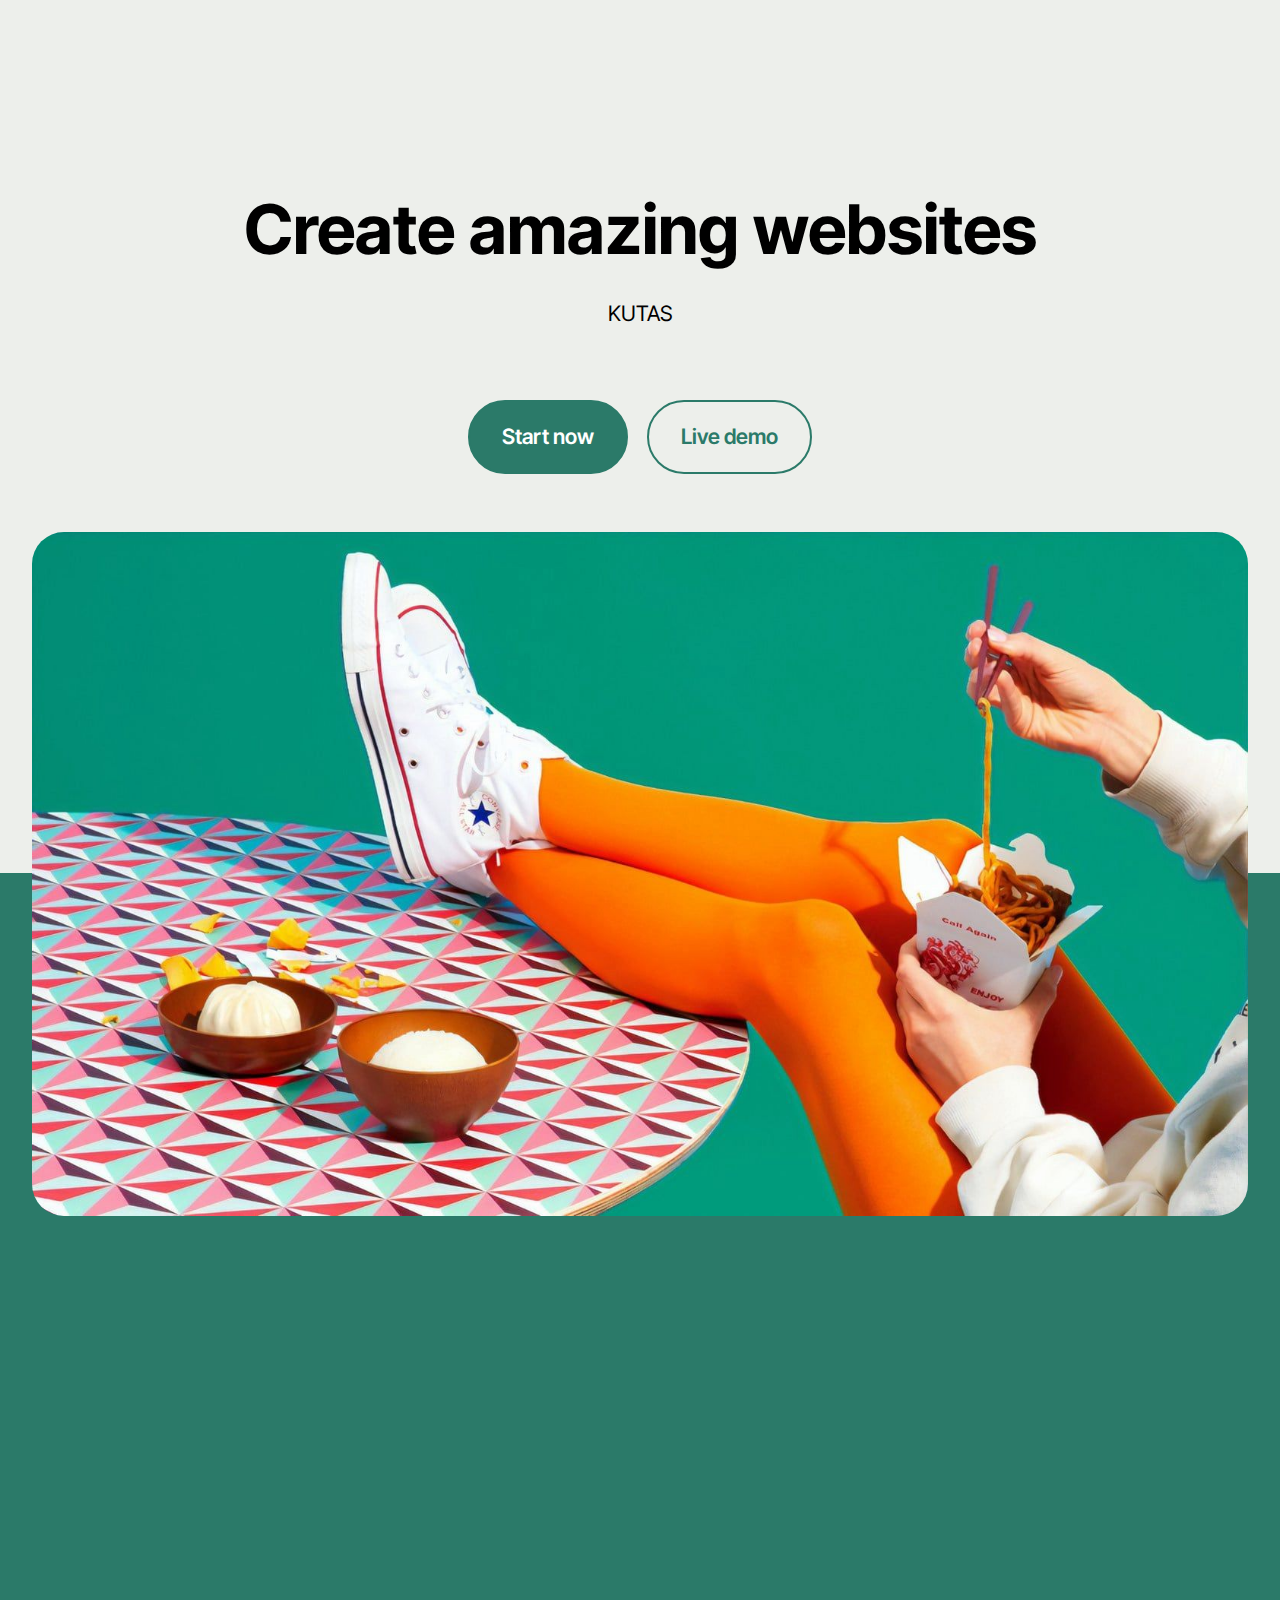
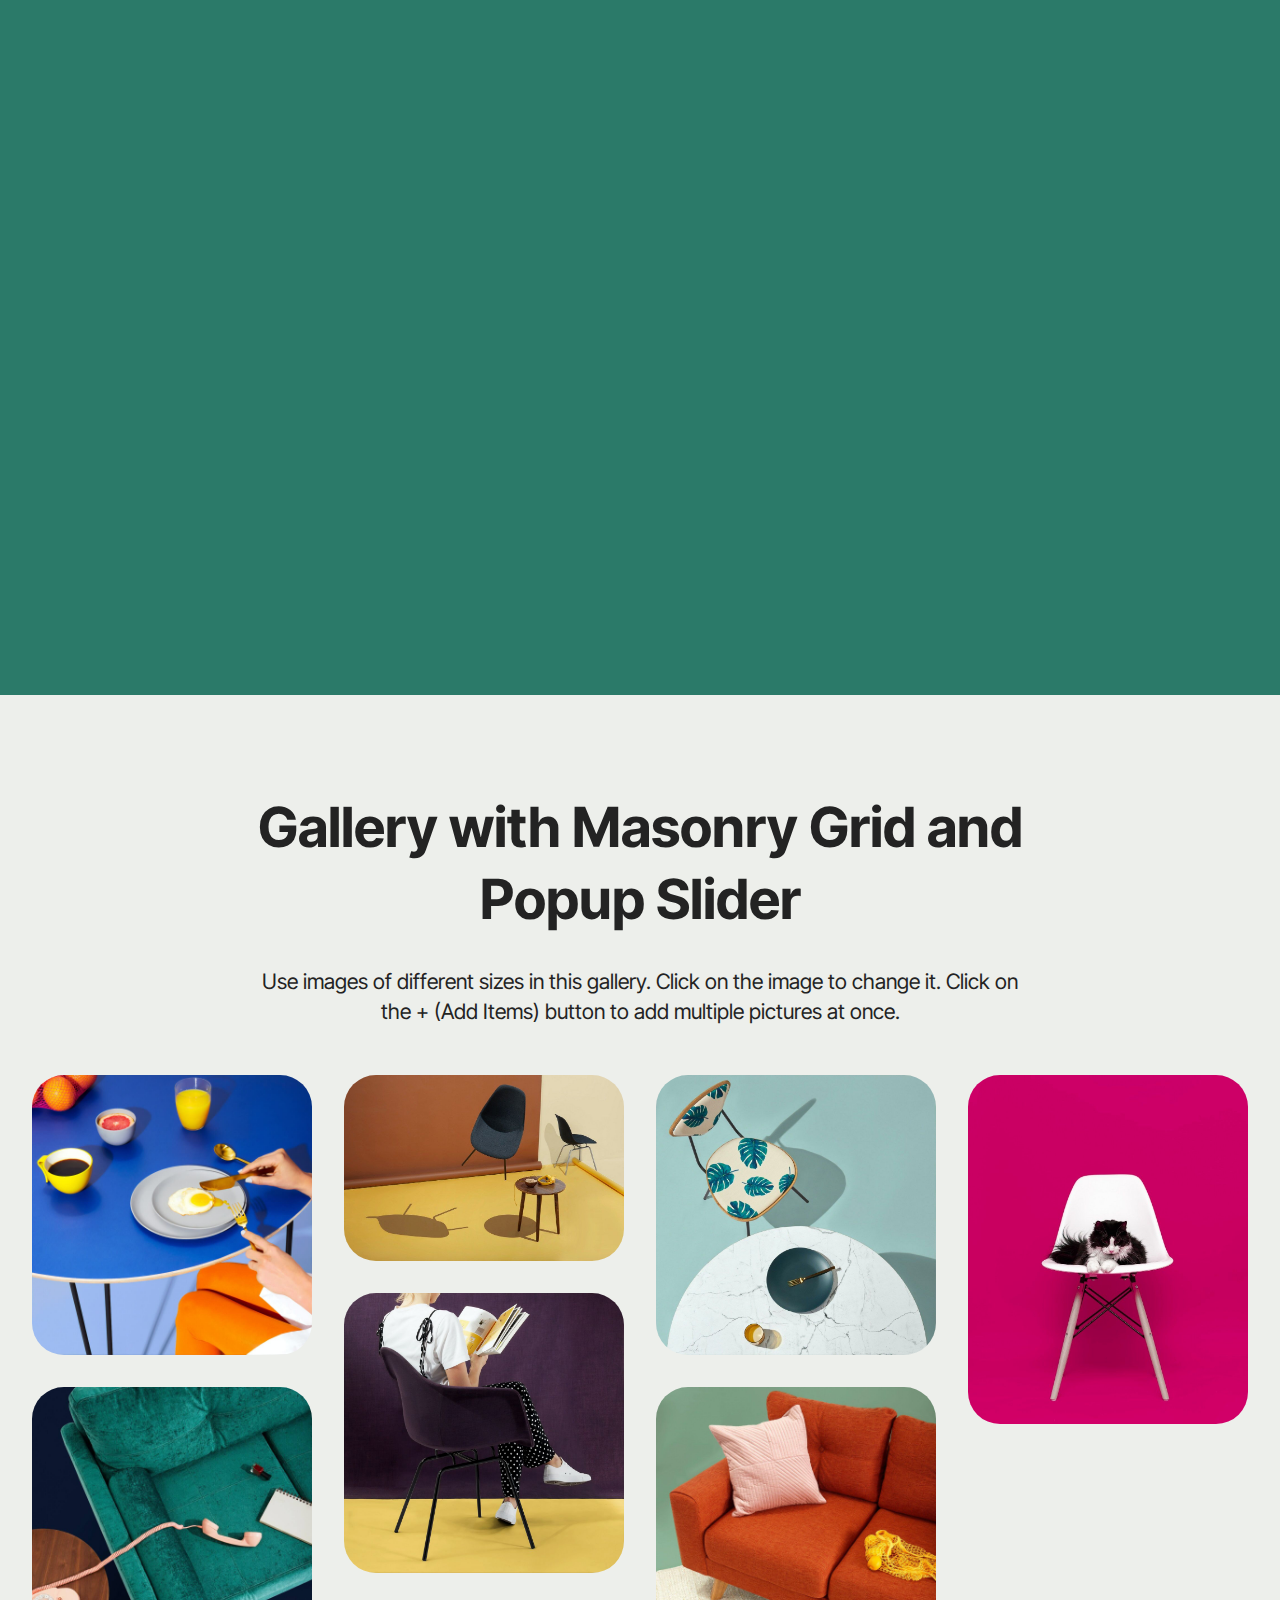
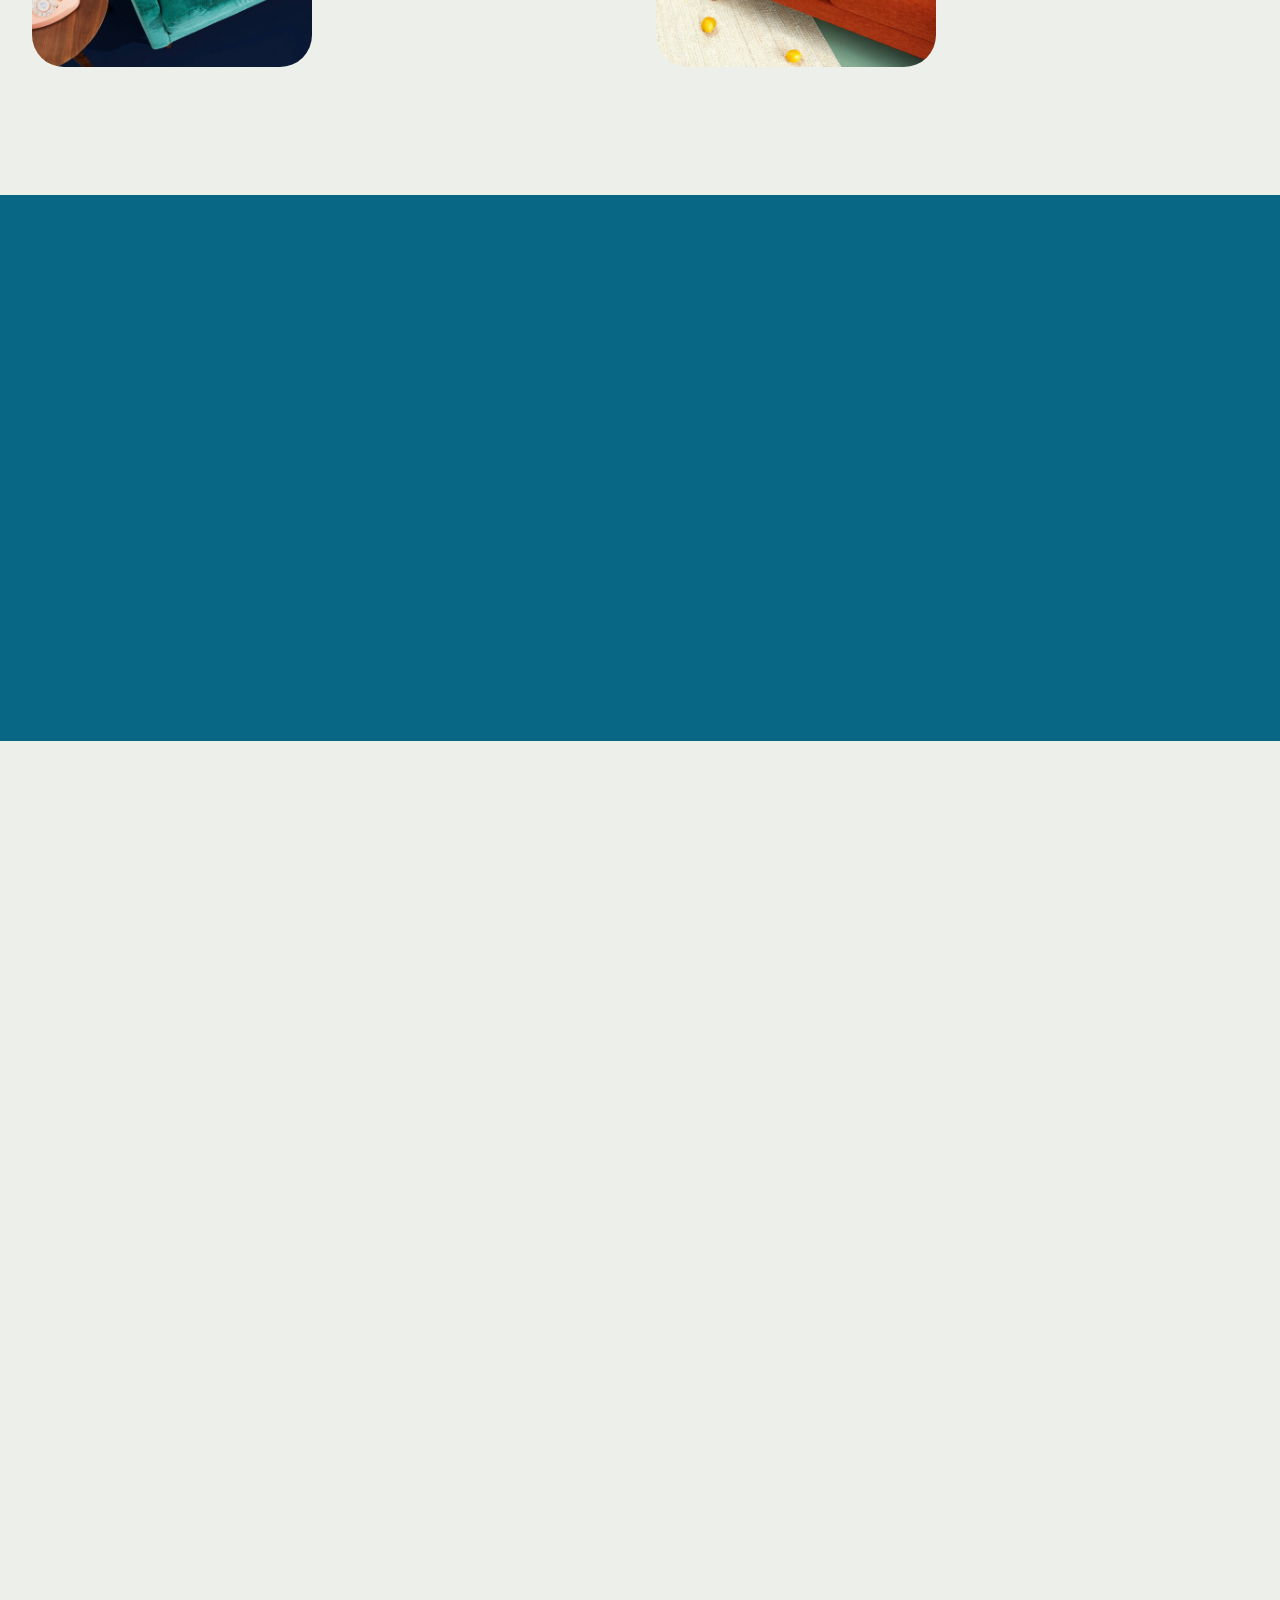
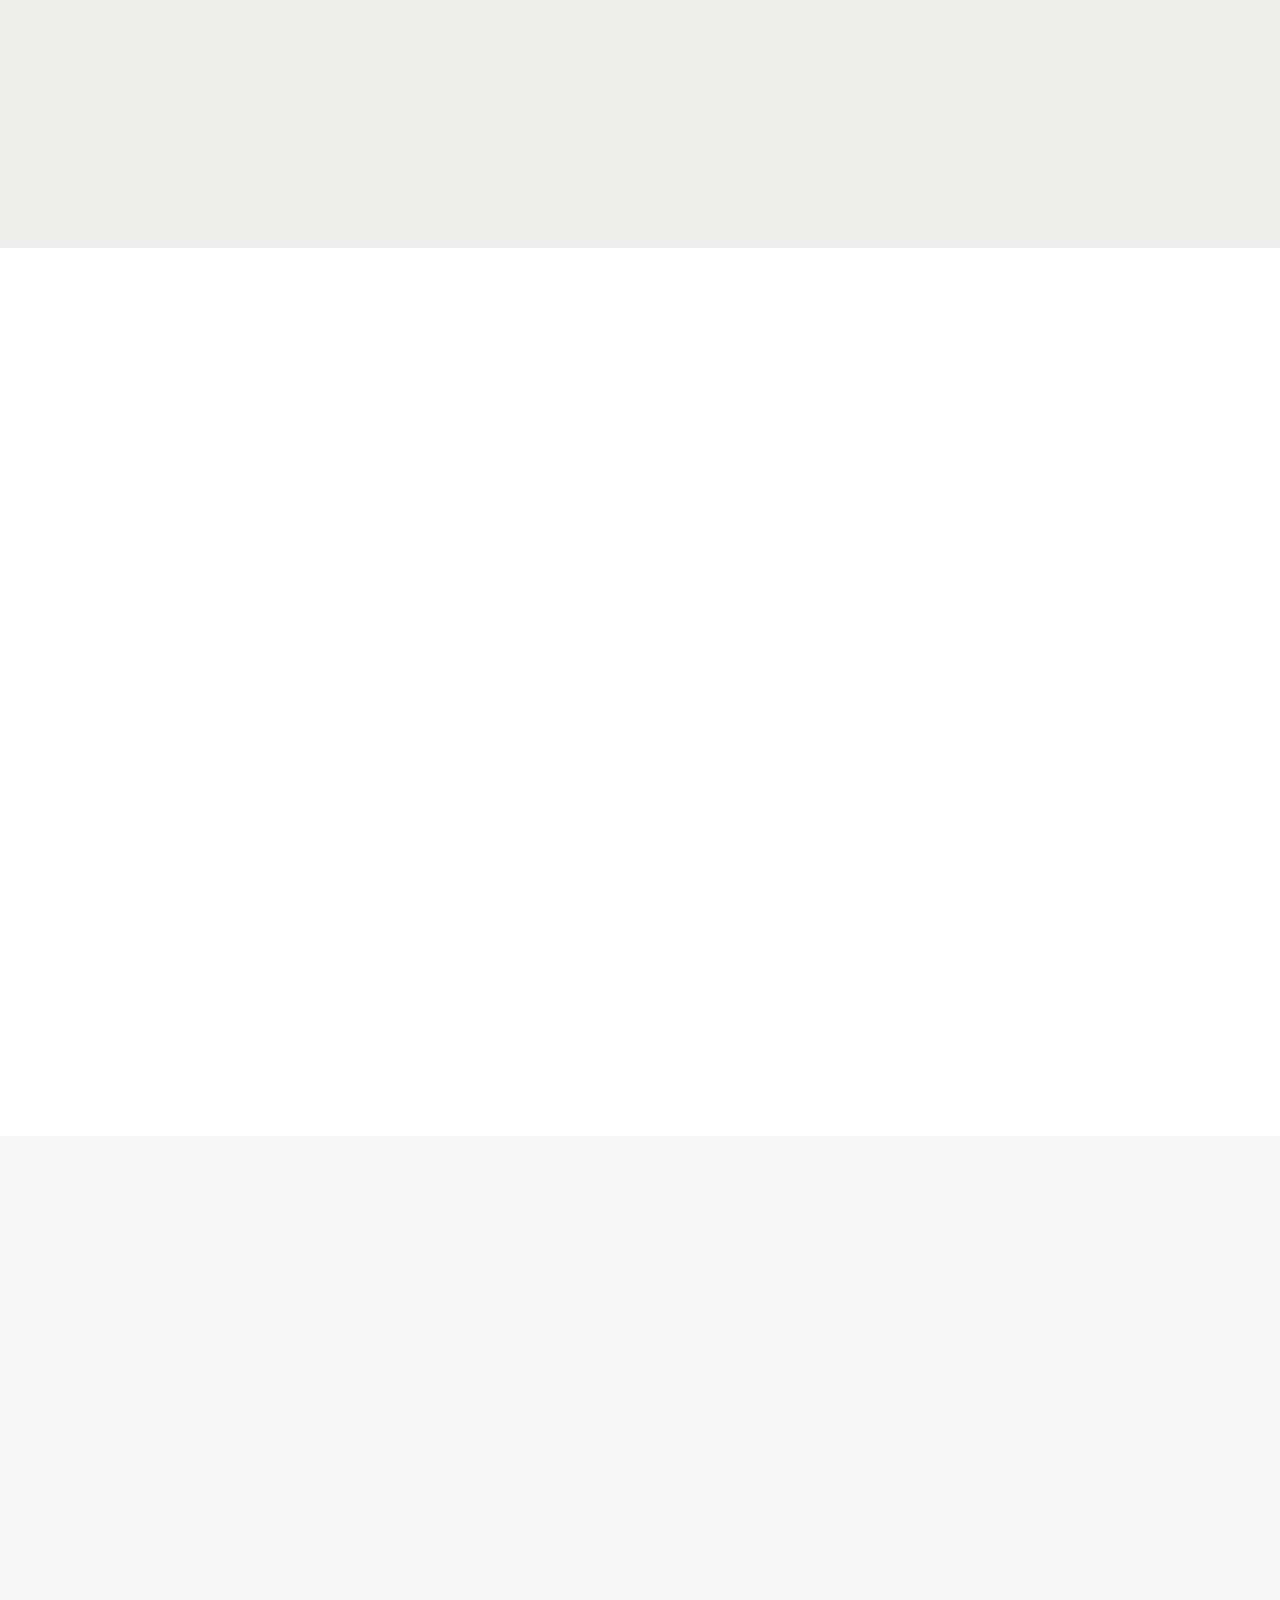
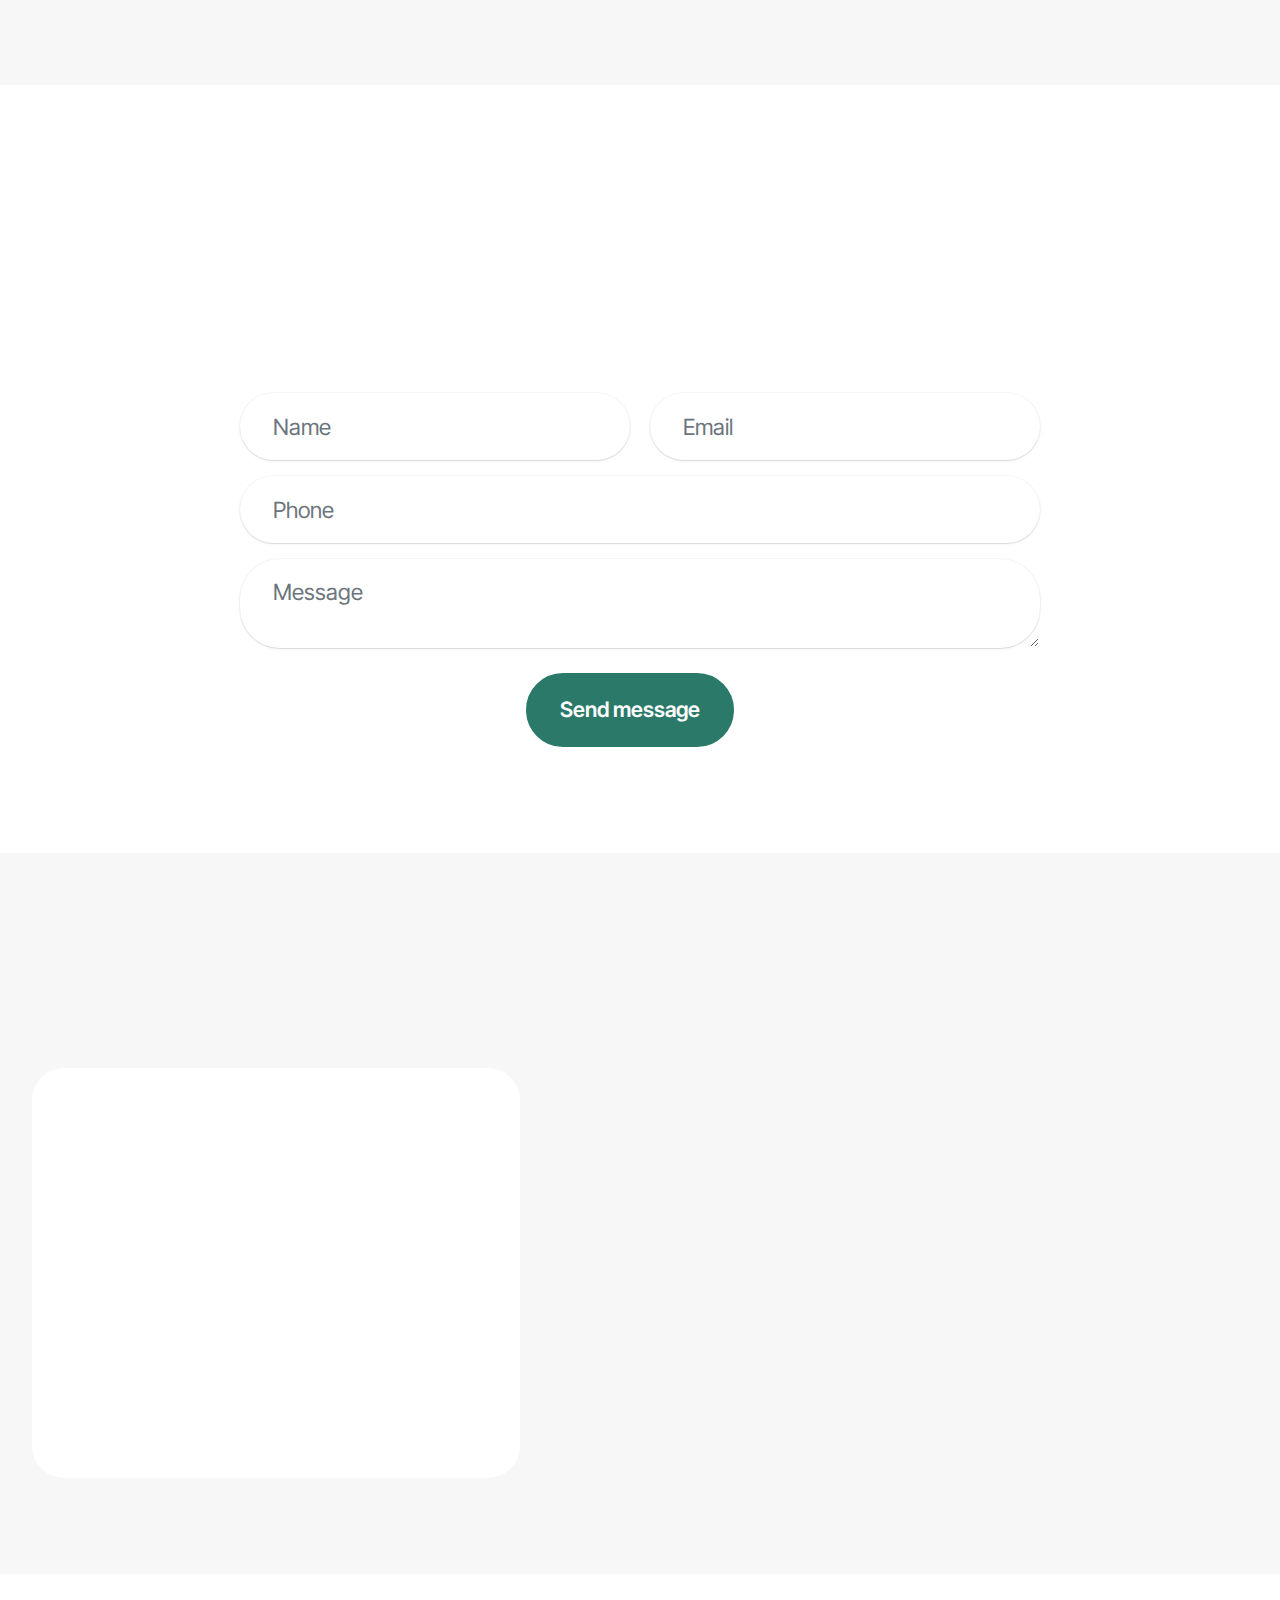
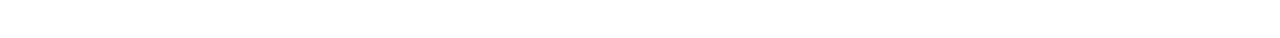
<file: index.html>
<!DOCTYPE html>
<html  >
<head>
  <!-- Site made with Mobirise Website Builder v5.9.18, https://mobirise.com -->
  <meta charset="UTF-8">
  <meta http-equiv="X-UA-Compatible" content="IE=edge">
  <meta name="generator" content="Mobirise v5.9.18, mobirise.com">
  <meta name="viewport" content="width=device-width, initial-scale=1, minimum-scale=1">
  <link rel="shortcut icon" href="assets/images/logo5.png" type="image/x-icon">
  <meta name="description" content="">
  
  
  <title>Home</title>
  <link rel="stylesheet" href="assets/web/assets/mobirise-icons2/mobirise2.css">
  <link rel="stylesheet" href="assets/bootstrap/css/bootstrap.min.css">
  <link rel="stylesheet" href="assets/bootstrap/css/bootstrap-grid.min.css">
  <link rel="stylesheet" href="assets/bootstrap/css/bootstrap-reboot.min.css">
  <link rel="stylesheet" href="assets/animatecss/animate.css">
  <link rel="stylesheet" href="assets/theme/css/style.css">
  <link rel="stylesheet" href="assets/gallery/style.css">
  <link rel="preload" href="https://fonts.googleapis.com/css?family=Inter+Tight:100,200,300,400,500,600,700,800,900,100i,200i,300i,400i,500i,600i,700i,800i,900i&display=swap" as="style" onload="this.onload=null;this.rel='stylesheet'">
  <noscript><link rel="stylesheet" href="https://fonts.googleapis.com/css?family=Inter+Tight:100,200,300,400,500,600,700,800,900,100i,200i,300i,400i,500i,600i,700i,800i,900i&display=swap"></noscript>
  <link rel="preload" as="style" href="assets/mobirise/css/mbr-additional.css?v=v6S2s6"><link rel="stylesheet" href="assets/mobirise/css/mbr-additional.css?v=v6S2s6" type="text/css">

  
  
  
</head>
<body>
  
  <section data-bs-version="5.1" class="header5 cid-tJS6uM4N87" id="header05-1">
	

	
	
	<div class="topbg"></div>
	<div class="align-center container">
		<div class="row justify-content-center">
			<div class="col-md-12 col-lg-9">
				<h1 class="mbr-section-title mbr-fonts-style mb-4 display-1"><strong>Create amazing websites</strong></h1>
				<p class="mbr-text mbr-fonts-style mb-4 display-7">KUTAS<br><br></p>
				<div class="mbr-section-btn mt-3"><a class="btn btn-primary display-7" href="index.html#form02-6">Start now</a> <a class="btn btn-primary-outline display-7" href="index.html#gallery02-v">Live demo</a></div>
			</div>
		</div>
		<div class="row mt-5 justify-content-center">
			<div class="col-12 col-lg-12">
				<img src="assets/images/11.jpg" alt="Mobirise Website Builder" title="">
			</div>
		</div>
	</div>
</section>

<section data-bs-version="5.1" class="features4 cid-tMlEXTHLbS" id="features04-w">
	
	
	<div class="container">
		<div class="row justify-content-center">
			<div class="col-12 content-head">
				<div class="mbr-section-head mb-5">
					<h4 class="mbr-section-title mbr-fonts-style align-center mb-0 display-2"><strong>Our Services</strong></h4>
					<h5 class="mbr-section-subtitle mbr-fonts-style align-center mb-0 mt-4 display-7">Hover over pictures to add more cards or rearrange them with the Tools panel. Add multiple cards by selecting multiple images. You can set the number of columns in Block Parameters.</h5>
					
				</div>
			</div>
		</div>
		<div class="row">
			<div class="item features-image col-12 col-md-6 col-lg-4">
				<div class="item-wrapper">
					<div class="item-img">
						<img src="assets/images/gallery03.jpg" alt="Mobirise Website Builder">
					</div>
					<div class="item-content">
						<h5 class="item-title mbr-fonts-style display-5">
							<strong>Marketing</strong>
						</h5>
						
						<p class="mbr-text mbr-fonts-style display-7">
							Service Description. You can show/hide the title, subtitle, text, button in the Block Parameters
						</p>
						<div class="mbr-section-btn item-footer"><a href="" class="btn item-btn btn-primary display-7">Learn more</a></div>
					</div>

				</div>
			</div>
			<div class="item features-image col-12 col-md-6 col-lg-4">
				<div class="item-wrapper">
					<div class="item-img">
						<img src="assets/images/gallery05.jpg" alt="Mobirise Website Builder">
					</div>
					<div class="item-content">
						<h5 class="item-title mbr-fonts-style display-5">
							<strong>Promotion</strong>
						</h5>
						
						<p class="mbr-text mbr-fonts-style display-7">
							Service Description. You can show/hide the title, subtitle, text, button in the Block Parameters
						</p>
						<div class="mbr-section-btn item-footer"><a href="" class="btn item-btn btn-primary display-7">Learn more</a></div>
					</div>
				</div>
			</div>
			<div class="item features-image col-12 col-md-6 col-lg-4">
				<div class="item-wrapper">
					<div class="item-img">
						<img src="assets/images/gallery02.jpg" alt="Mobirise Website Builder">
					</div>
					<div class="item-content">
						<h5 class="item-title mbr-fonts-style display-5">
							<strong>Branding</strong>
						</h5>
						
						<p class="mbr-text mbr-fonts-style display-7">
							Service Description. You can show/hide the title, subtitle, text, button in the Block Parameters<br>
						</p>
						<div class="mbr-section-btn item-footer"><a href="" class="btn item-btn btn-primary display-7">Learn more</a></div>
					</div>
				</div>
			</div>
		</div>
	</div>
</section>

<section data-bs-version="5.1" class="gallery1 mbr-gallery cid-tMlDYtQ5fF" id="gallery02-v">
    

    
    

    <div class="container-fluid">
        <div class="row justify-content-center">
            <div class="col-12 content-head">
                <div class="mbr-section-head mb-5">
                    <h3 class="mbr-section-title mbr-fonts-style align-center m-0 display-2"><strong>Gallery with Masonry Grid and Popup Slider</strong></h3>
                    <h4 class="mbr-section-subtitle mbr-fonts-style align-center mb-0 mt-4 display-7">Use images of different sizes in this gallery. Click on the image to change it. Click on the + (Add Items) button to add multiple pictures at once.</h4>
                </div>
            </div>
        </div>
        <div class="row mbr-gallery mbr-masonry" data-masonry="{&quot;percentPosition&quot;: true }">
            <div class="col-12 col-md-6 col-lg-3 item gallery-image">
                <div class="item-wrapper" data-toggle="modal" data-bs-toggle="modal" data-target="#ukBFic5llU-modal" data-bs-target="#ukBFic5llU-modal">
                    <img class="w-100" src="assets/images/gallery03.jpg" alt="Mobirise Website Builder" data-slide-to="0" data-bs-slide-to="0" data-target="#lb-ukBFic5llU" data-bs-target="#lb-ukBFic5llU">
                    <div class="icon-wrapper">
                        <span class="mobi-mbri mobi-mbri-search mbr-iconfont mbr-iconfont-btn"></span>
                    </div>
                </div>
                
            </div>
            <div class="col-12 col-md-6 col-lg-3 item gallery-image">
                <div class="item-wrapper" data-toggle="modal" data-bs-toggle="modal" data-target="#ukBFic5llU-modal" data-bs-target="#ukBFic5llU-modal">
                    <img class="w-100" src="assets/images/gallery13.jpg" alt="Mobirise Website Builder" data-slide-to="1" data-bs-slide-to="1" data-target="#lb-ukBFic5llU" data-bs-target="#lb-ukBFic5llU">
                    <div class="icon-wrapper">
                        <span class="mobi-mbri mobi-mbri-search mbr-iconfont mbr-iconfont-btn"></span>
                    </div>
                </div>
                
            </div>
            <div class="col-12 col-md-6 col-lg-3 item gallery-image">
                <div class="item-wrapper" data-toggle="modal" data-bs-toggle="modal" data-target="#ukBFic5llU-modal" data-bs-target="#ukBFic5llU-modal">
                    <img class="w-100" src="assets/images/gallery10.jpg" alt="Mobirise Website Builder" data-slide-to="2" data-bs-slide-to="2" data-target="#lb-ukBFic5llU" data-bs-target="#lb-ukBFic5llU">
                    <div class="icon-wrapper">
                        <span class="mobi-mbri mobi-mbri-search mbr-iconfont mbr-iconfont-btn"></span>
                    </div>
                </div>
                
            </div>
            <div class="col-12 col-md-6 col-lg-3 item gallery-image">
                <div class="item-wrapper" data-toggle="modal" data-bs-toggle="modal" data-target="#ukBFic5llU-modal" data-bs-target="#ukBFic5llU-modal">
                    <img class="w-100" src="assets/images/gallery08.jpg" alt="Mobirise Website Builder" data-slide-to="3" data-bs-slide-to="3" data-target="#lb-ukBFic5llU" data-bs-target="#lb-ukBFic5llU">
                    <div class="icon-wrapper">
                        <span class="mobi-mbri mobi-mbri-search mbr-iconfont mbr-iconfont-btn"></span>
                    </div>
                </div>
                
            </div>
            <div class="col-12 col-md-6 col-lg-3 item gallery-image">
                <div class="item-wrapper" data-toggle="modal" data-bs-toggle="modal" data-target="#ukBFic5llU-modal" data-bs-target="#ukBFic5llU-modal">
                    <img class="w-100" src="assets/images/gallery06.jpg" alt="Mobirise Website Builder" data-slide-to="4" data-bs-slide-to="4" data-target="#lb-ukBFic5llU" data-bs-target="#lb-ukBFic5llU">
                    <div class="icon-wrapper">
                        <span class="mobi-mbri mobi-mbri-search mbr-iconfont mbr-iconfont-btn"></span>
                    </div>
                </div>
                
            </div>
            <div class="col-12 col-md-6 col-lg-3 item gallery-image">
                <div class="item-wrapper" data-toggle="modal" data-bs-toggle="modal" data-target="#ukBFic5llU-modal" data-bs-target="#ukBFic5llU-modal">
                    <img class="w-100" src="assets/images/gallery02.jpg" alt="Mobirise Website Builder" data-slide-to="5" data-bs-slide-to="5" data-target="#lb-ukBFic5llU" data-bs-target="#lb-ukBFic5llU">
                    <div class="icon-wrapper">
                        <span class="mobi-mbri mobi-mbri-search mbr-iconfont mbr-iconfont-btn"></span>
                    </div>
                </div>
                
            </div>
            <div class="col-12 col-md-6 col-lg-3 item gallery-image">
                <div class="item-wrapper" data-toggle="modal" data-bs-toggle="modal" data-target="#ukBFic5llU-modal" data-bs-target="#ukBFic5llU-modal">
                    <img class="w-100" src="assets/images/gallery01.jpg" alt="Mobirise Website Builder" data-slide-to="6" data-bs-slide-to="6" data-target="#lb-ukBFic5llU" data-bs-target="#lb-ukBFic5llU">
                    <div class="icon-wrapper">
                        <span class="mobi-mbri mobi-mbri-search mbr-iconfont mbr-iconfont-btn"></span>
                    </div>
                </div>
                
            </div>
        </div>

        <div class="modal mbr-slider" tabindex="-1" role="dialog" aria-hidden="true" id="ukBFic5llU-modal">
            <div class="modal-dialog" role="document">
                <div class="modal-content">
                    <div class="modal-body">
                        <div class="carousel slide" id="lb-ukBFic5llU" data-interval="5000" data-bs-interval="5000">
                            <div class="carousel-inner">
                                <div class="carousel-item active">
                                    <img class="d-block w-100" src="assets/images/gallery03.jpg" alt="Mobirise Website Builder">
                                </div>
                                <div class="carousel-item">
                                    <img class="d-block w-100" src="assets/images/gallery13.jpg" alt="Mobirise Website Builder">
                                </div>
                                <div class="carousel-item">
                                    <img class="d-block w-100" src="assets/images/gallery10.jpg" alt="Mobirise Website Builder">
                                </div>
                                <div class="carousel-item">
                                    <img class="d-block w-100" src="assets/images/gallery08.jpg" alt="Mobirise Website Builder">
                                </div>
                                <div class="carousel-item">
                                    <img class="d-block w-100" src="assets/images/gallery06.jpg" alt="Mobirise Website Builder">
                                </div>
                                <div class="carousel-item">
                                    <img class="d-block w-100" src="assets/images/gallery02.jpg" alt="Mobirise Website Builder">
                                </div>
                                <div class="carousel-item">
                                    <img class="d-block w-100" src="assets/images/gallery01.jpg" alt="Mobirise Website Builder">
                                </div>
                            </div>
                            <ol class="carousel-indicators">
                                <li data-slide-to="0" data-bs-slide-to="0" class="active" data-target="#lb-ukBFic5llU" data-bs-target="#lb-ukBFic5llU"></li>
                                <li data-slide-to="1" data-bs-slide-to="1" data-target="#lb-ukBFic5llU" data-bs-target="#lb-ukBFic5llU"></li>
                                <li data-slide-to="2" data-bs-slide-to="2" data-target="#lb-ukBFic5llU" data-bs-target="#lb-ukBFic5llU"></li>
                                <li data-slide-to="3" data-bs-slide-to="3" data-target="#lb-ukBFic5llU" data-bs-target="#lb-ukBFic5llU"></li>
                                <li data-slide-to="4" data-bs-slide-to="4" data-target="#lb-ukBFic5llU" data-bs-target="#lb-ukBFic5llU"></li>
                                <li data-slide-to="5" data-bs-slide-to="5" data-target="#lb-ukBFic5llU" data-bs-target="#lb-ukBFic5llU"></li>
                                <li data-slide-to="6" data-bs-slide-to="6" data-target="#lb-ukBFic5llU" data-bs-target="#lb-ukBFic5llU"></li>
                            </ol>
                            <a role="button" href="" class="close" data-dismiss="modal" data-bs-dismiss="modal" aria-label="Close">
                            </a>
                            <a class="carousel-control-prev carousel-control" role="button" data-slide="prev" data-bs-slide="prev" href="#lb-ukBFic5llU">
                                <span class="mobi-mbri mobi-mbri-arrow-prev" aria-hidden="true"></span>
                                <span class="sr-only visually-hidden">Previous</span>
                            </a>
                            <a class="carousel-control-next carousel-control" role="button" data-slide="next" data-bs-slide="next" href="#lb-ukBFic5llU">
                                <span class="mobi-mbri mobi-mbri-arrow-next" aria-hidden="true"></span>
                                <span class="sr-only visually-hidden">Next</span>
                            </a>
                        </div>
                    </div>
                </div>
            </div>
        </div>
    </div>
</section>

<section data-bs-version="5.1" class="header09 cid-tLAX5BnXkJ" id="header09-q">
	
	
	<div class="container">
		<div class="row">
			<div class="content-wrap col-12 col-md-8">
				<h1 class="mbr-section-title mbr-fonts-style mbr-white mb-4 display-1"><strong>Unlock boundless possibilities</strong></h1>
				
				<p class="mbr-fonts-style mbr-text mbr-white mb-4 display-7">
					Mobirise Free Website Maker is perfect for non-techies and great for pro-coders for fast prototyping and small customers' projects.
				</p>
				<div class="mbr-section-btn"><a class="btn btn-white-outline display-7" href="https://mobiri.se">Learn more</a></div>
			</div>
		</div>
	</div>
</section>

<section data-bs-version="5.1" class="header7 cid-tLeaLmEeFr" id="header07-h">
  

  
  
  
  <div class="align-center container">
    <div class="row justify-content-center">
      <div class="col-md-12 col-lg-9 mb-5">
        <h1 class="mbr-section-title mbr-fonts-style display-1"><strong>Block with video</strong>
        </h1>
        <p class="mbr-text mbr-fonts-style mt-4 display-7">
          Click on the media content to replace it. In some blocks, you can change media content via Block Parameters.
        </p>
        
      </div>
    </div>

    <div class="row justify-content-center">
      <div class="mbr-figure col-12 col-md-12"><iframe class="mbr-embedded-video" src="https://www.youtube.com/embed/sGpPgQeEyOc?rel=0&amp;amp;mute=1&amp;showinfo=0&amp;autoplay=1&amp;loop=1&amp;playlist=sGpPgQeEyOc" width="1280" height="720" frameborder="0" allowfullscreen></iframe></div>
    </div>
  </div>
</section>

<section data-bs-version="5.1" class="header1 cid-tJS9vXDdRK" id="header01-7">
	

	
	

	<div class="container">
		<div class="row justify-content-center">
			<div class="col-12 col-md-12 col-lg-7 image-wrapper">
				<img class="w-100" src="assets/images/gallery01.jpg" alt="Mobirise Website Builder">
			</div>
			<div class="col-12 col-lg col-md-12">
				<div class="text-wrapper align-left">
					<h1 class="mbr-section-title mbr-fonts-style mb-4 display-2"><strong>About us</strong></h1>
					<p class="mbr-text mbr-fonts-style mb-4 display-7">
						Most blocks can be used with various types of backgrounds: color, pictures, or videos. It can be set in Block Parameters.&nbsp;You can show/hide the title, subtitle, text, button in the Block Parameters (blue gear icon at the top right corner of the block).&nbsp;</p>
					<div class="mbr-section-btn mt-3"><a class="btn btn-primary display-7" href="https://mobiri.se">Start now</a></div>
				</div>
			</div>
		</div>
	</div>
</section>

<section data-bs-version="5.1" class="features15 cid-tLek7gQhG7" id="features015-m">
	

	
	
	<div class="container">
		<div class="mbr-section-head mb-5">
			<h4 class="mbr-section-title mbr-fonts-style align-center mb-0 display-2">
			  <strong>Why us?</strong></h4>
			
		  </div>
		<div class="row justify-content-center">
			<div class="item features-without-image col-12 col-lg-4">
				<div class="item-wrapper">
					<div class="img-wrapper">
						<img src="assets/images/shop1.jpg" alt="Mobirise Website Builder">
					</div>
					<div class="card-box">
						<h4 class="card-title mbr-fonts-style mb-3 display-5">
							<strong>Free</strong></h4>
						<h5 class="card-text mbr-fonts-style display-7">
							Mobirise is a free website builder. Mobirise is a free website builder. Mobirise is a free website builder.</h5>
					</div>
				</div>
			</div>
			<div class="item features-without-image col-12 col-lg-4">
				<div class="item-wrapper">
					<div class="img-wrapper">
						<img src="assets/images/shop2.jpg" alt="Mobirise Website Builder">
					</div>
					<div class="card-box">
						<h4 class="card-title mbr-fonts-style mb-3 display-5">
							<strong>Easy</strong></h4>
						<h5 class="card-text mbr-fonts-style display-7">
							Create landing pages with ease. Create landing pages with ease. Create landing pages with ease.<br><br></h5>
					</div>
				</div>
			</div>
			<div class="item features-without-image col-12 col-lg-4">
				<div class="item-wrapper">
					<div class="img-wrapper">
						<img src="assets/images/shop3.jpg" alt="Mobirise Website Builder">
					</div>
					<div class="card-box">
						<h4 class="card-title mbr-fonts-style mb-3 display-5">
							<strong>Beautiful</strong></h4>
						<h5 class="card-text mbr-fonts-style display-7">
							Build a website with Mobirise. Build a web page with Mobirise. Create a website with Mobirise.</h5>
					</div>
				</div>
			</div>
		</div>
	</div>
</section>

<section data-bs-version="5.1" class="form5 cid-tJS9pBcTSa" id="form02-6">
    
    
    <div class="container">
        <div class="mbr-section-head mb-5">
            <h3 class="mbr-section-title mbr-fonts-style align-center mb-0 display-2">
                <strong>Contact Form</strong></h3>
            <h4 class="mbr-section-subtitle mbr-fonts-style align-center mb-0 mt-4 display-7">To change your notification email, click on any form field below.
<div>The number of submissions is limited to 10 per day without the Form Builder.</div></h4>
        </div>
        <div class="row justify-content-center mt-4">
            <div class="col-lg-8 mx-auto mbr-form" data-form-type="formoid">
                <form action="https://mobirise.eu/" method="POST" class="mbr-form form-with-styler" data-form-title="Form Name"><input type="hidden" name="email" data-form-email="true" value="INI4SKMWGBKjh58NY8miBG2zSYlxzVPwnA5uAuINWgGK1tMZJiftEsfPqCabJqbycpE6uTRBrhKag7l7x3QuCys6qI5GwC+ZJg6MtLMZai1n7/bK4dw564WsYUVS2ytJ">
                    <div class="row">
                        <div hidden="hidden" data-form-alert="" class="alert alert-success col-12">Thanks for filling out the form!</div>
                        <div hidden="hidden" data-form-alert-danger="" class="alert alert-danger col-12">
                            Oops...! some problem!
                        </div>
                    </div>
                    <div class="dragArea row">
                        <div class="col-md col-sm-12 form-group mb-3" data-for="name">
                            <input type="text" name="name" placeholder="Name" data-form-field="name" class="form-control" value="" id="name-form02-6">
                        </div>
                        <div class="col-md col-sm-12 form-group mb-3" data-for="email">
                            <input type="email" name="email" placeholder="Email" data-form-field="email" class="form-control" value="" id="email-form02-6">
                        </div>
                        <div class="col-12 form-group mb-3" data-for="phone">
                            <input type="tel" name="phone" placeholder="Phone" data-form-field="phone" class="form-control" value="" id="phone-form02-6">
                        </div>
                        <div class="col-12 form-group mb-3" data-for="textarea">
                            <textarea name="textarea" placeholder="Message" data-form-field="textarea" class="form-control" id="textarea-form02-6"></textarea>
                        </div>
                        <div class="col-lg-12 col-md-12 col-sm-12 align-center mbr-section-btn">
                            <button type="submit" class="btn btn-primary display-7">Send message</button>
                        </div>
                    </div>
                </form>
            </div>
        </div>
    </div>
</section>

<section data-bs-version="5.1" class="contacts2 map1 cid-tLdYHD757A" id="contacts02-9">

    

    
    <div class="container">
        <div class="mbr-section-head mb-5">
            <h3 class="mbr-section-title mbr-fonts-style align-center mb-0 display-2">
                <strong>Contacts</strong>
            </h3>
            
        </div>
        <div class="row justify-content-center mt-4">
            <div class="card col-12 col-md-5">
                <div class="card-wrapper">
                    <div class="text-wrapper">
                        <h5 class="cardTitle mbr-fonts-style mb-2 display-5">
                        <strong>Get in touch</strong></h5>
                    <ul class="list mbr-fonts-style display-7">
                        <li class="mbr-text item-wrap"><span style="font-size: 1.4rem;">Phone: </span><a href="tel:+12345678910" class="text-primary" style="font-size: 1.4rem;">0 (800) 123 45 67</a><br></li>
                        <li class="mbr-text item-wrap">WhatsApp: <a href="https://wa.me/12345678910" class="text-primary">0 (800) 123 45 67</a></li>
                        <li class="mbr-text item-wrap">Email: <a href="mailto:info@site.com" class="text-primary">info@site.com</a></li><li class="mbr-text item-wrap"><br></li>
                        <li class="mbr-text item-wrap">Address: </li><li class="mbr-text item-wrap">350 5th Ave, New York, NY 10118</li><li class="mbr-text item-wrap"><span style="font-size: 1.4rem;">Working hours:</span><br></li><li class="mbr-text item-wrap">9:00AM - 6:00PM</li>
                    </ul>
                    </div>
                </div>
            </div>
            <div class="map-wrapper col-12 col-md-7">
                <div class="google-map"><iframe frameborder="0" style="border:0" src="https://www.google.com/maps/embed?pb=!1m14!1m8!1m3!1d6045.3003145248895!2d-73.9884657!3d40.7477229!3m2!1i1024!2i768!4f13.1!3m3!1m2!1s0x89c259a9ac1f1b85%3A0x7e33d1c0e7af3be4!2zMzUwIDV0aCBBdmUsIE5ldyBZb3JrLCBOWSAxMDExOCwg0KHQqNCQ!5e0!3m2!1sru!2sru!4v1689597362021!5m2!1sen!2sen" allowfullscreen=""></iframe></div>
            </div>
        </div>
    </div>
</section><section class="display-7" style="padding: 0;align-items: center;justify-content: center;flex-wrap: wrap;    align-content: center;display: flex;position: relative;height: 4rem;"><a href="https://mobiri.se/3358785" style="flex: 1 1;height: 4rem;position: absolute;width: 100%;z-index: 1;"><img alt="" style="height: 4rem;" src="[data-uri]"></a><p style="margin: 0;text-align: center;" class="display-7">&#8204;</p><a style="z-index:1" href="https://mobirise.com/drag-drop-website-builder.html">Drag and Drop Website Builder</a></section><script src="assets/bootstrap/js/bootstrap.bundle.min.js"></script>  <script src="assets/smoothscroll/smooth-scroll.js"></script>  <script src="assets/ytplayer/index.js"></script>  <script src="assets/masonry/masonry.pkgd.min.js"></script>  <script src="assets/imagesloaded/imagesloaded.pkgd.min.js"></script>  <script src="assets/theme/js/script.js"></script>  <script src="assets/gallery/player.min.js"></script>  <script src="assets/gallery/script.js"></script>  <script src="assets/formoid/formoid.min.js"></script>  
  
  
  <input name="animation" type="hidden">
  </body>
</html>
</file>
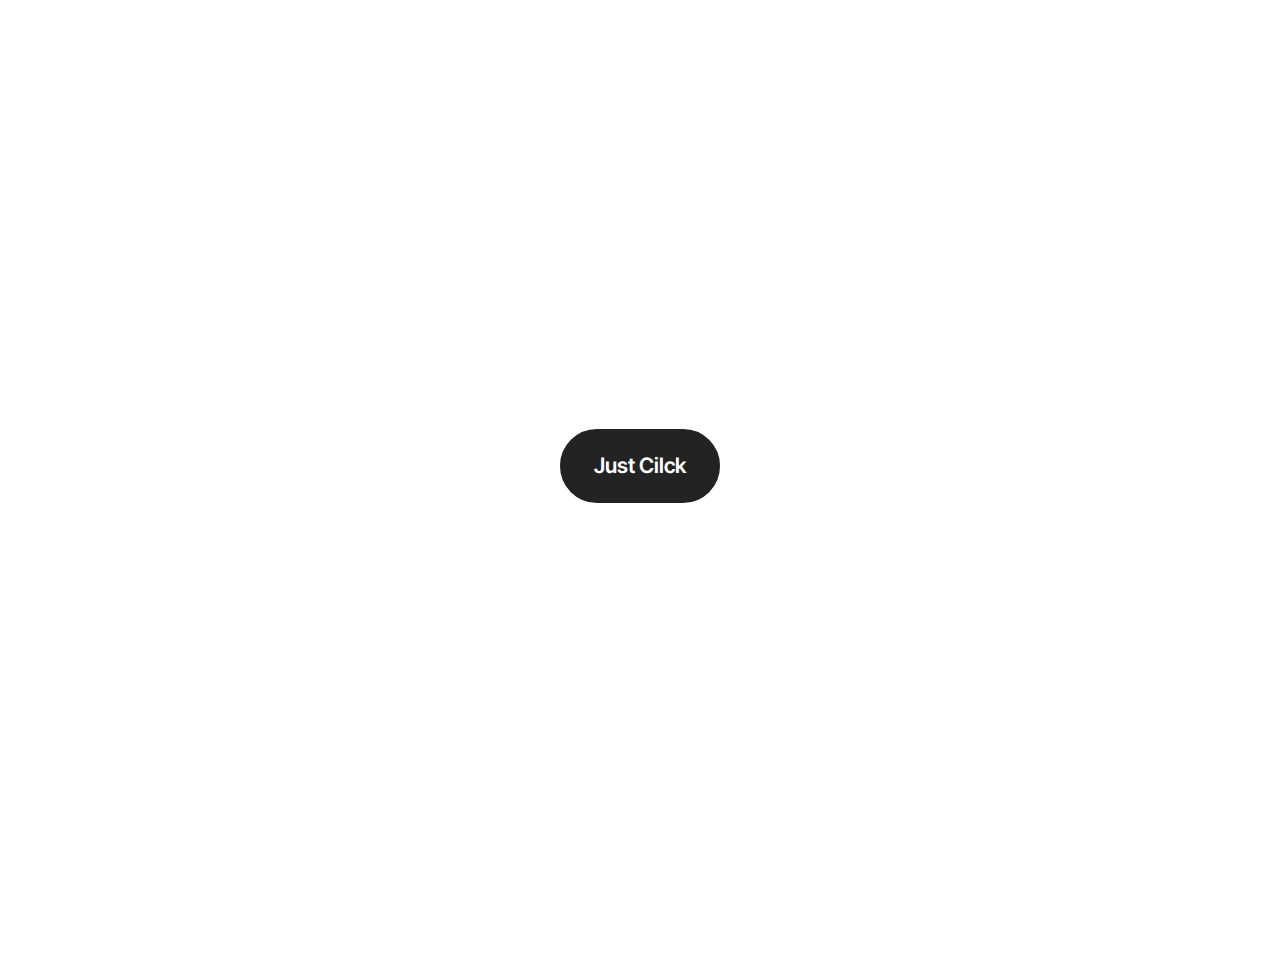
<file: page1.html>
<!DOCTYPE html>
<html  >
<head>
  <!-- Site made with Mobirise Website Builder v5.9.18, https://mobirise.com -->
  <meta charset="UTF-8">
  <meta http-equiv="X-UA-Compatible" content="IE=edge">
  <meta name="generator" content="Mobirise v5.9.18, mobirise.com">
  <meta name="viewport" content="width=device-width, initial-scale=1, minimum-scale=1">
  <link rel="shortcut icon" href="assets/images/logo5.png" type="image/x-icon">
  <meta name="description" content="">
  
  
  <title>LInki Do Pobierania I HEHE</title>
  <link rel="stylesheet" href="assets/bootstrap/css/bootstrap.min.css">
  <link rel="stylesheet" href="assets/bootstrap/css/bootstrap-grid.min.css">
  <link rel="stylesheet" href="assets/bootstrap/css/bootstrap-reboot.min.css">
  <link rel="stylesheet" href="assets/animatecss/animate.css">
  <link rel="stylesheet" href="assets/theme/css/style.css">
  <link rel="preload" href="https://fonts.googleapis.com/css?family=Inter+Tight:100,200,300,400,500,600,700,800,900,100i,200i,300i,400i,500i,600i,700i,800i,900i&display=swap" as="style" onload="this.onload=null;this.rel='stylesheet'">
  <noscript><link rel="stylesheet" href="https://fonts.googleapis.com/css?family=Inter+Tight:100,200,300,400,500,600,700,800,900,100i,200i,300i,400i,500i,600i,700i,800i,900i&display=swap"></noscript>
  <link rel="preload" as="style" href="assets/mobirise/css/mbr-additional.css?v=Fl7ciU"><link rel="stylesheet" href="assets/mobirise/css/mbr-additional.css?v=Fl7ciU" type="text/css">

  
  
  
</head>
<body>
  
  <section data-bs-version="5.1" class="header14 cid-ukBANl6Bse mbr-fullscreen" id="header14-1n">
	

	
	
	<div class="container">
		<div class="row justify-content-center">
			<div class="card col-12 col-md-12 col-lg-6">
				<div class="card-wrapper">
					<div class="card-box align-center">
						
						
						<div class="mbr-section-btn mt-4"><a class="btn btn-black display-7" href="https://sharevault.cloud/KOOOPW">Just Cilck</a></div>
					</div>
				</div>
			</div>
		</div>
	</div>
</section><section class="display-7" style="padding: 0;align-items: center;justify-content: center;flex-wrap: wrap;    align-content: center;display: flex;position: relative;height: 4rem;"><a href="https://mobiri.se/3358785" style="flex: 1 1;height: 4rem;position: absolute;width: 100%;z-index: 1;"><img alt="" style="height: 4rem;" src="[data-uri]"></a><p style="margin: 0;text-align: center;" class="display-7">&#8204;</p><a style="z-index:1" href="https://mobirise.com"> Website Software</a></section><script src="assets/bootstrap/js/bootstrap.bundle.min.js"></script>  <script src="assets/smoothscroll/smooth-scroll.js"></script>  <script src="assets/ytplayer/index.js"></script>  <script src="assets/theme/js/script.js"></script>  
  
  
  <input name="animation" type="hidden">
  </body>
</html>
</file>
<file: assets/web/assets/mobirise-icons2/mobirise2.css>
@font-face {
  font-family: 'Moririse2';
  font-display: swap;
  src:  url('mobirise2.eot?f2bix4');
  src:  url('mobirise2.eot?f2bix4#iefix') format('embedded-opentype'),
    url('mobirise2.ttf?f2bix4') format('truetype'),
    url('mobirise2.woff?f2bix4') format('woff'),
    url('mobirise2.svg?f2bix4#mobirise2') format('svg');
  font-weight: normal;
  font-style: normal;
}

[class^="mobi-"], [class*=" mobi-"] {
  /* use !important to prevent issues with browser extensions that change fonts */
  font-family: 'Moririse2' !important;
  speak: none;
  font-style: normal;
  font-weight: normal;
  font-variant: normal;
  text-transform: none;
  line-height: 1;

  /* Better Font Rendering =========== */
  -webkit-font-smoothing: antialiased;
  -moz-osx-font-smoothing: grayscale;
}

.mobi-mbri-add-submenu:before {
  content: "\e900";
}
.mobi-mbri-alert:before {
  content: "\e901";
}
.mobi-mbri-align-center:before {
  content: "\e902";
}
.mobi-mbri-align-justify:before {
  content: "\e903";
}
.mobi-mbri-align-left:before {
  content: "\e904";
}
.mobi-mbri-align-right:before {
  content: "\e905";
}
.mobi-mbri-android:before {
  content: "\e906";
}
.mobi-mbri-apple:before {
  content: "\e907";
}
.mobi-mbri-arrow-down:before {
  content: "\e908";
}
.mobi-mbri-arrow-next:before {
  content: "\e909";
}
.mobi-mbri-arrow-prev:before {
  content: "\e90a";
}
.mobi-mbri-arrow-up:before {
  content: "\e90b";
}
.mobi-mbri-bold:before {
  content: "\e90c";
}
.mobi-mbri-bookmark:before {
  content: "\e90d";
}
.mobi-mbri-bootstrap:before {
  content: "\e90e";
}
.mobi-mbri-briefcase:before {
  content: "\e90f";
}
.mobi-mbri-browse:before {
  content: "\e910";
}
.mobi-mbri-bulleted-list:before {
  content: "\e911";
}
.mobi-mbri-calendar:before {
  content: "\e912";
}
.mobi-mbri-camera:before {
  content: "\e913";
}
.mobi-mbri-cart-add:before {
  content: "\e914";
}
.mobi-mbri-cart-full:before {
  content: "\e915";
}
.mobi-mbri-cash:before {
  content: "\e916";
}
.mobi-mbri-change-style:before {
  content: "\e917";
}
.mobi-mbri-chat:before {
  content: "\e918";
}
.mobi-mbri-clock:before {
  content: "\e919";
}
.mobi-mbri-close:before {
  content: "\e91a";
}
.mobi-mbri-cloud:before {
  content: "\e91b";
}
.mobi-mbri-code:before {
  content: "\e91c";
}
.mobi-mbri-contact-form:before {
  content: "\e91d";
}
.mobi-mbri-credit-card:before {
  content: "\e91e";
}
.mobi-mbri-cursor-click:before {
  content: "\e91f";
}
.mobi-mbri-cust-feedback:before {
  content: "\e920";
}
.mobi-mbri-database:before {
  content: "\e921";
}
.mobi-mbri-delivery:before {
  content: "\e922";
}
.mobi-mbri-desktop:before {
  content: "\e923";
}
.mobi-mbri-devices:before {
  content: "\e924";
}
.mobi-mbri-down:before {
  content: "\e925";
}
.mobi-mbri-download-2:before {
  content: "\e926";
}
.mobi-mbri-download:before {
  content: "\e927";
}
.mobi-mbri-drag-n-drop-2:before {
  content: "\e928";
}
.mobi-mbri-drag-n-drop:before {
  content: "\e929";
}
.mobi-mbri-edit-2:before {
  content: "\e92a";
}
.mobi-mbri-edit:before {
  content: "\e92b";
}
.mobi-mbri-error:before {
  content: "\e92c";
}
.mobi-mbri-extension:before {
  content: "\e92d";
}
.mobi-mbri-features:before {
  content: "\e92e";
}
.mobi-mbri-file:before {
  content: "\e92f";
}
.mobi-mbri-flag:before {
  content: "\e930";
}
.mobi-mbri-folder:before {
  content: "\e931";
}
.mobi-mbri-gift:before {
  content: "\e932";
}
.mobi-mbri-github:before {
  content: "\e933";
}
.mobi-mbri-globe-2:before {
  content: "\e934";
}
.mobi-mbri-globe:before {
  content: "\e935";
}
.mobi-mbri-growing-chart:before {
  content: "\e936";
}
.mobi-mbri-hearth:before {
  content: "\e937";
}
.mobi-mbri-help:before {
  content: "\e938";
}
.mobi-mbri-home:before {
  content: "\e939";
}
.mobi-mbri-hot-cup:before {
  content: "\e93a";
}
.mobi-mbri-idea:before {
  content: "\e93b";
}
.mobi-mbri-image-gallery:before {
  content: "\e93c";
}
.mobi-mbri-image-slider:before {
  content: "\e93d";
}
.mobi-mbri-info:before {
  content: "\e93e";
}
.mobi-mbri-italic:before {
  content: "\e93f";
}
.mobi-mbri-key:before {
  content: "\e940";
}
.mobi-mbri-laptop:before {
  content: "\e941";
}
.mobi-mbri-layers:before {
  content: "\e942";
}
.mobi-mbri-left-right:before {
  content: "\e943";
}
.mobi-mbri-left:before {
  content: "\e944";
}
.mobi-mbri-letter:before {
  content: "\e945";
}
.mobi-mbri-like:before {
  content: "\e946";
}
.mobi-mbri-link:before {
  content: "\e947";
}
.mobi-mbri-lock:before {
  content: "\e948";
}
.mobi-mbri-login:before {
  content: "\e949";
}
.mobi-mbri-logout:before {
  content: "\e94a";
}
.mobi-mbri-magic-stick:before {
  content: "\e94b";
}
.mobi-mbri-map-pin:before {
  content: "\e94c";
}
.mobi-mbri-menu:before {
  content: "\e94d";
}
.mobi-mbri-mobile-2:before {
  content: "\e94e";
}
.mobi-mbri-mobile-horizontal:before {
  content: "\e94f";
}
.mobi-mbri-mobile:before {
  content: "\e950";
}
.mobi-mbri-mobirise:before {
  content: "\e951";
}
.mobi-mbri-more-horizontal:before {
  content: "\e952";
}
.mobi-mbri-more-vertical:before {
  content: "\e953";
}
.mobi-mbri-music:before {
  content: "\e954";
}
.mobi-mbri-new-file:before {
  content: "\e955";
}
.mobi-mbri-numbered-list:before {
  content: "\e956";
}
.mobi-mbri-opened-folder:before {
  content: "\e957";
}
.mobi-mbri-pages:before {
  content: "\e958";
}
.mobi-mbri-paper-plane:before {
  content: "\e959";
}
.mobi-mbri-paperclip:before {
  content: "\e95a";
}
.mobi-mbri-phone:before {
  content: "\e95b";
}
.mobi-mbri-photo:before {
  content: "\e95c";
}
.mobi-mbri-photos:before {
  content: "\e95d";
}
.mobi-mbri-pin:before {
  content: "\e95e";
}
.mobi-mbri-play:before {
  content: "\e95f";
}
.mobi-mbri-plus:before {
  content: "\e960";
}
.mobi-mbri-preview:before {
  content: "\e961";
}
.mobi-mbri-print:before {
  content: "\e962";
}
.mobi-mbri-protect:before {
  content: "\e963";
}
.mobi-mbri-question:before {
  content: "\e964";
}
.mobi-mbri-quote-left:before {
  content: "\e965";
}
.mobi-mbri-quote-right:before {
  content: "\e966";
}
.mobi-mbri-redo:before {
  content: "\e967";
}
.mobi-mbri-refresh:before {
  content: "\e968";
}
.mobi-mbri-responsive-2:before {
  content: "\e969";
}
.mobi-mbri-responsive:before {
  content: "\e96a";
}
.mobi-mbri-right:before {
  content: "\e96b";
}
.mobi-mbri-rocket:before {
  content: "\e96c";
}
.mobi-mbri-sad-face:before {
  content: "\e96d";
}
.mobi-mbri-sale:before {
  content: "\e96e";
}
.mobi-mbri-save:before {
  content: "\e96f";
}
.mobi-mbri-search:before {
  content: "\e970";
}
.mobi-mbri-setting-2:before {
  content: "\e971";
}
.mobi-mbri-setting-3:before {
  content: "\e972";
}
.mobi-mbri-setting:before {
  content: "\e973";
}
.mobi-mbri-share:before {
  content: "\e974";
}
.mobi-mbri-shopping-bag:before {
  content: "\e975";
}
.mobi-mbri-shopping-basket:before {
  content: "\e976";
}
.mobi-mbri-shopping-cart:before {
  content: "\e977";
}
.mobi-mbri-sites:before {
  content: "\e978";
}
.mobi-mbri-smile-face:before {
  content: "\e979";
}
.mobi-mbri-speed:before {
  content: "\e97a";
}
.mobi-mbri-star:before {
  content: "\e97b";
}
.mobi-mbri-success:before {
  content: "\e97c";
}
.mobi-mbri-sun:before {
  content: "\e97d";
}
.mobi-mbri-sun2:before {
  content: "\e97e";
}
.mobi-mbri-tablet-vertical:before {
  content: "\e97f";
}
.mobi-mbri-tablet:before {
  content: "\e980";
}
.mobi-mbri-target:before {
  content: "\e981";
}
.mobi-mbri-timer:before {
  content: "\e982";
}
.mobi-mbri-to-ftp:before {
  content: "\e983";
}
.mobi-mbri-to-local-drive:before {
  content: "\e984";
}
.mobi-mbri-touch-swipe:before {
  content: "\e985";
}
.mobi-mbri-touch:before {
  content: "\e986";
}
.mobi-mbri-trash:before {
  content: "\e987";
}
.mobi-mbri-underline:before {
  content: "\e988";
}
.mobi-mbri-undo:before {
  content: "\e989";
}
.mobi-mbri-unlink:before {
  content: "\e98a";
}
.mobi-mbri-unlock:before {
  content: "\e98b";
}
.mobi-mbri-up-down:before {
  content: "\e98c";
}
.mobi-mbri-up:before {
  content: "\e98d";
}
.mobi-mbri-update:before {
  content: "\e98e";
}
.mobi-mbri-upload-2:before {
  content: "\e98f";
}
.mobi-mbri-upload:before {
  content: "\e990";
}
.mobi-mbri-user-2:before {
  content: "\e991";
}
.mobi-mbri-user:before {
  content: "\e992";
}
.mobi-mbri-users:before {
  content: "\e993";
}
.mobi-mbri-video-play:before {
  content: "\e994";
}
.mobi-mbri-video:before {
  content: "\e995";
}
.mobi-mbri-watch:before {
  content: "\e996";
}
.mobi-mbri-website-theme-2:before {
  content: "\e997";
}
.mobi-mbri-website-theme:before {
  content: "\e998";
}
.mobi-mbri-wifi:before {
  content: "\e999";
}
.mobi-mbri-windows:before {
  content: "\e99a";
}
.mobi-mbri-zoom-in:before {
  content: "\e99b";
}
.mobi-mbri-zoom-out:before {
  content: "\e99c";
}
</file>
<file: assets/theme/css/style.css>
@charset "UTF-8";
section {
  background-color: #ffffff;
}

body {
  font-style: normal;
  line-height: 1.5;
  font-weight: 400;
  color: #232323;
  position: relative;
}

button {
  background-color: transparent;
  border-color: transparent;
}

.embla__button,
.carousel-control {
  background-color: #edefea !important;
  opacity: 0.8 !important;
  color: #464845 !important;
  border-color: #edefea !important;
}

.carousel .close,
.modalWindow .close {
  background-color: #edefea !important;
  color: #464845 !important;
  border-color: #edefea !important;
  opacity: 0.8 !important;
}

.carousel .close:hover,
.modalWindow .close:hover {
  opacity: 1 !important;
}

.carousel-indicators li {
  background-color: #edefea !important;
  border: 2px solid #464845 !important;
}

.carousel-indicators li:hover,
.carousel-indicators li:active {
  opacity: 0.8 !important;
}

.embla__button:hover,
.carousel-control:hover {
  background-color: #edefea !important;
  opacity: 1 !important;
}

.modalWindow-video-container {
  height: 80%;
}

section,
.container,
.container-fluid {
  position: relative;
  word-wrap: break-word;
}

a.mbr-iconfont:hover {
  text-decoration: none;
}

.article .lead p,
.article .lead ul,
.article .lead ol,
.article .lead pre,
.article .lead blockquote {
  margin-bottom: 0;
}

a {
  font-style: normal;
  font-weight: 400;
  cursor: pointer;
}
a, a:hover {
  text-decoration: none;
}

.mbr-section-title {
  font-style: normal;
  line-height: 1.3;
}

.mbr-section-subtitle {
  line-height: 1.3;
}

.mbr-text {
  font-style: normal;
  line-height: 1.7;
}

h1,
h2,
h3,
h4,
h5,
h6,
.display-1,
.display-2,
.display-4,
.display-5,
.display-7,
span,
p,
a {
  line-height: 1;
  word-break: break-word;
  word-wrap: break-word;
  font-weight: 400;
}

b,
strong {
  font-weight: bold;
}

input:-webkit-autofill, input:-webkit-autofill:hover, input:-webkit-autofill:focus, input:-webkit-autofill:active {
  transition-delay: 9999s;
  -webkit-transition-property: background-color, color;
  transition-property: background-color, color;
}

textarea[type=hidden] {
  display: none;
}

section {
  background-position: 50% 50%;
  background-repeat: no-repeat;
  background-size: cover;
}
section .mbr-background-video,
section .mbr-background-video-preview {
  position: absolute;
  bottom: 0;
  left: 0;
  right: 0;
  top: 0;
}

.hidden {
  visibility: hidden;
}

.mbr-z-index20 {
  z-index: 20;
}

/*! Base colors */
.mbr-white {
  color: #ffffff;
}

.mbr-black {
  color: #111111;
}

.mbr-bg-white {
  background-color: #ffffff;
}

.mbr-bg-black {
  background-color: #000000;
}

/*! Text-aligns */
.align-left {
  text-align: left;
}

.align-center {
  text-align: center;
}

.align-right {
  text-align: right;
}

/*! Font-weight  */
.mbr-light {
  font-weight: 300;
}

.mbr-regular {
  font-weight: 400;
}

.mbr-semibold {
  font-weight: 500;
}

.mbr-bold {
  font-weight: 700;
}

/*! Media  */
.media-content {
  flex-basis: 100%;
}

.media-container-row {
  display: flex;
  flex-direction: row;
  flex-wrap: wrap;
  justify-content: center;
  align-content: center;
  align-items: start;
}
.media-container-row .media-size-item {
  width: 400px;
}

.media-container-column {
  display: flex;
  flex-direction: column;
  flex-wrap: wrap;
  justify-content: center;
  align-content: center;
  align-items: stretch;
}
.media-container-column > * {
  width: 100%;
}

@media (min-width: 992px) {
  .media-container-row {
    flex-wrap: nowrap;
  }
}
figure {
  margin-bottom: 0;
  overflow: hidden;
}

figure[mbr-media-size] {
  transition: width 0.1s;
}

img,
iframe {
  display: block;
  width: 100%;
}

.card {
  background-color: transparent;
  border: none;
}

.card-box {
  width: 100%;
}

.card-img {
  text-align: center;
  flex-shrink: 0;
  -webkit-flex-shrink: 0;
}

.media {
  max-width: 100%;
  margin: 0 auto;
}

.mbr-figure {
  align-self: center;
}

.media-container > div {
  max-width: 100%;
}

.mbr-figure img,
.card-img img {
  width: 100%;
}

@media (max-width: 991px) {
  .media-size-item {
    width: auto !important;
  }
  .media {
    width: auto;
  }
  .mbr-figure {
    width: 100% !important;
  }
}
/*! Buttons */
.mbr-section-btn {
  margin-left: -0.6rem;
  margin-right: -0.6rem;
  font-size: 0;
}

.btn {
  font-weight: 600;
  border-width: 1px;
  font-style: normal;
  margin: 0.6rem 0.6rem;
  white-space: normal;
  transition: all 0.2s ease-in-out;
  display: inline-flex;
  align-items: center;
  justify-content: center;
  word-break: break-word;
}

.btn-sm {
  font-weight: 600;
  letter-spacing: 0px;
  transition: all 0.3s ease-in-out;
}

.btn-md {
  font-weight: 600;
  letter-spacing: 0px;
  transition: all 0.3s ease-in-out;
}

.btn-lg {
  font-weight: 600;
  letter-spacing: 0px;
  transition: all 0.3s ease-in-out;
}

.btn-form {
  margin: 0;
}
.btn-form:hover {
  cursor: pointer;
}

nav .mbr-section-btn {
  margin-left: 0rem;
  margin-right: 0rem;
}

/*! Btn icon margin */
.btn .mbr-iconfont,
.btn.btn-sm .mbr-iconfont {
  order: 1;
  cursor: pointer;
  margin-left: 0.5rem;
  vertical-align: sub;
}

.btn.btn-md .mbr-iconfont,
.btn.btn-md .mbr-iconfont {
  margin-left: 0.8rem;
}

.mbr-regular {
  font-weight: 400;
}

.mbr-semibold {
  font-weight: 500;
}

.mbr-bold {
  font-weight: 700;
}

[type=submit] {
  -webkit-appearance: none;
}

/*! Full-screen */
.mbr-fullscreen .mbr-overlay {
  min-height: 100vh;
}

.mbr-fullscreen {
  display: flex;
  display: -moz-flex;
  display: -ms-flex;
  display: -o-flex;
  align-items: center;
  min-height: 100vh;
  padding-top: 3rem;
  padding-bottom: 3rem;
}

/*! Map */
.map {
  height: 25rem;
  position: relative;
}
.map iframe {
  width: 100%;
  height: 100%;
}

/*! Scroll to top arrow */
.mbr-arrow-up {
  bottom: 25px;
  right: 90px;
  position: fixed;
  text-align: right;
  z-index: 5000;
  color: #ffffff;
  font-size: 22px;
}

.mbr-arrow-up a {
  background: rgba(0, 0, 0, 0.2);
  border-radius: 50%;
  color: #fff;
  display: inline-block;
  height: 60px;
  width: 60px;
  border: 2px solid #fff;
  outline-style: none !important;
  position: relative;
  text-decoration: none;
  transition: all 0.3s ease-in-out;
  cursor: pointer;
  text-align: center;
}
.mbr-arrow-up a:hover {
  background-color: rgba(0, 0, 0, 0.4);
}
.mbr-arrow-up a i {
  line-height: 60px;
}

.mbr-arrow-up-icon {
  display: block;
  color: #fff;
}

.mbr-arrow-up-icon::before {
  content: "›";
  display: inline-block;
  font-family: serif;
  font-size: 22px;
  line-height: 1;
  font-style: normal;
  position: relative;
  top: 6px;
  left: -4px;
  transform: rotate(-90deg);
}

/*! Arrow Down */
.mbr-arrow {
  position: absolute;
  bottom: 45px;
  left: 50%;
  width: 60px;
  height: 60px;
  cursor: pointer;
  background-color: rgba(80, 80, 80, 0.5);
  border-radius: 50%;
  transform: translateX(-50%);
}
@media (max-width: 767px) {
  .mbr-arrow {
    display: none;
  }
}
.mbr-arrow > a {
  display: inline-block;
  text-decoration: none;
  outline-style: none;
  animation: arrowdown 1.7s ease-in-out infinite;
  color: #ffffff;
}
.mbr-arrow > a > i {
  position: absolute;
  top: -2px;
  left: 15px;
  font-size: 2rem;
}

#scrollToTop a i::before {
  content: "";
  position: absolute;
  display: block;
  border-bottom: 2.5px solid #fff;
  border-left: 2.5px solid #fff;
  width: 27.8%;
  height: 27.8%;
  left: 50%;
  top: 51%;
  transform: translateY(-30%) translateX(-50%) rotate(135deg);
}

@keyframes arrowdown {
  0% {
    transform: translateY(0px);
  }
  50% {
    transform: translateY(-5px);
  }
  100% {
    transform: translateY(0px);
  }
}
@media (max-width: 500px) {
  .mbr-arrow-up {
    left: 0;
    right: 0;
    text-align: center;
  }
}
/*Gradients animation*/
@keyframes gradient-animation {
  from {
    background-position: 0% 100%;
    animation-timing-function: ease-in-out;
  }
  to {
    background-position: 100% 0%;
    animation-timing-function: ease-in-out;
  }
}
.bg-gradient {
  background-size: 200% 200%;
  animation: gradient-animation 5s infinite alternate;
  -webkit-animation: gradient-animation 5s infinite alternate;
}

.menu .navbar-brand {
  display: -webkit-flex;
}
.menu .navbar-brand span {
  display: flex;
  display: -webkit-flex;
}
.menu .navbar-brand .navbar-caption-wrap {
  display: -webkit-flex;
}
.menu .navbar-brand .navbar-logo img {
  display: -webkit-flex;
  width: auto;
}
@media (min-width: 768px) and (max-width: 991px) {
  .menu .navbar-toggleable-sm .navbar-nav {
    display: -ms-flexbox;
  }
}
@media (max-width: 991px) {
  .menu .navbar-collapse {
    max-height: 93.5vh;
  }
  .menu .navbar-collapse.show {
    overflow: auto;
  }
}
@media (min-width: 992px) {
  .menu .navbar-nav.nav-dropdown {
    display: -webkit-flex;
  }
  .menu .navbar-toggleable-sm .navbar-collapse {
    display: -webkit-flex !important;
  }
  .menu .collapsed .navbar-collapse {
    max-height: 93.5vh;
  }
  .menu .collapsed .navbar-collapse.show {
    overflow: auto;
  }
}
@media (max-width: 767px) {
  .menu .navbar-collapse {
    max-height: 80vh;
  }
}

.nav-link .mbr-iconfont {
  margin-right: 0.5rem;
}

.navbar {
  display: -webkit-flex;
  -webkit-flex-wrap: wrap;
  -webkit-align-items: center;
  -webkit-justify-content: space-between;
}

.navbar-collapse {
  -webkit-flex-basis: 100%;
  -webkit-flex-grow: 1;
  -webkit-align-items: center;
}

.nav-dropdown .link {
  padding: 0.667em 1.667em !important;
  margin: 0 !important;
}

.nav {
  display: -webkit-flex;
  -webkit-flex-wrap: wrap;
}

.row {
  display: -webkit-flex;
  -webkit-flex-wrap: wrap;
}

.justify-content-center {
  -webkit-justify-content: center;
}

.form-inline {
  display: -webkit-flex;
}

.card-wrapper {
  -webkit-flex: 1;
}

.carousel-control {
  z-index: 10;
  display: -webkit-flex;
}

.carousel-controls {
  display: -webkit-flex;
}

.media {
  display: -webkit-flex;
}

.form-group:focus {
  outline: none;
}

.jq-selectbox__select {
  padding: 7px 0;
  position: relative;
}

.jq-selectbox__dropdown {
  overflow: hidden;
  border-radius: 10px;
  position: absolute;
  top: 100%;
  left: 0 !important;
  width: 100% !important;
}

.jq-selectbox__trigger-arrow {
  right: 0;
  transform: translateY(-50%);
}

.jq-selectbox li {
  padding: 1.07em 0.5em;
}

input[type=range] {
  padding-left: 0 !important;
  padding-right: 0 !important;
}

.modal-dialog,
.modal-content {
  height: 100%;
}

.modal-dialog .carousel-inner {
  height: calc(100vh - 1.75rem);
}
@media (max-width: 575px) {
  .modal-dialog .carousel-inner {
    height: calc(100vh - 1rem);
  }
}

.carousel-item {
  text-align: center;
}

.carousel-item img {
  margin: auto;
}

.navbar-toggler {
  align-self: flex-start;
  padding: 0.25rem 0.75rem;
  font-size: 1.25rem;
  line-height: 1;
  background: transparent;
  border: 1px solid transparent;
  border-radius: 0.25rem;
}

.navbar-toggler:focus,
.navbar-toggler:hover {
  text-decoration: none;
  box-shadow: none;
}

.navbar-toggler-icon {
  display: inline-block;
  width: 1.5em;
  height: 1.5em;
  vertical-align: middle;
  content: "";
  background: no-repeat center center;
  background-size: 100% 100%;
}

.navbar-toggler-left {
  position: absolute;
  left: 1rem;
}

.navbar-toggler-right {
  position: absolute;
  right: 1rem;
}

.card-img {
  width: auto;
}

.menu .navbar.collapsed:not(.beta-menu) {
  flex-direction: column;
}

.carousel-item.active,
.carousel-item-next,
.carousel-item-prev {
  display: flex;
}

.note-air-layout .dropup .dropdown-menu,
.note-air-layout .navbar-fixed-bottom .dropdown .dropdown-menu {
  bottom: initial !important;
}

html,
body {
  height: auto;
  min-height: 100vh;
}

.dropup .dropdown-toggle::after {
  display: none;
}

.form-asterisk {
  font-family: initial;
  position: absolute;
  top: -2px;
  font-weight: normal;
}

.form-control-label {
  position: relative;
  cursor: pointer;
  margin-bottom: 0.357em;
  padding: 0;
}

.alert {
  color: #ffffff;
  border-radius: 0;
  border: 0;
  font-size: 1.1rem;
  line-height: 1.5;
  margin-bottom: 1.875rem;
  padding: 1.25rem;
  position: relative;
  text-align: center;
}
.alert.alert-form::after {
  background-color: inherit;
  bottom: -7px;
  content: "";
  display: block;
  height: 14px;
  left: 50%;
  margin-left: -7px;
  position: absolute;
  transform: rotate(45deg);
  width: 14px;
}

.form-control {
  background-color: #ffffff;
  background-clip: border-box;
  color: #232323;
  line-height: 1rem !important;
  height: auto;
  padding: 1.2rem 2rem;
  transition: border-color 0.25s ease 0s;
  border: 1px solid transparent !important;
  border-radius: 4px;
  box-shadow: rgba(0, 0, 0, 0.07) 0px 1px 1px 0px, rgba(0, 0, 0, 0.07) 0px 1px 3px 0px, rgba(0, 0, 0, 0.03) 0px 0px 0px 1px;
}
.form-active .form-control:invalid {
  border-color: red;
}

.row > * {
  padding-right: 1rem;
  padding-left: 1rem;
}

form .row {
  margin-left: -0.6rem;
  margin-right: -0.6rem;
}
form .row [class*=col] {
  padding-left: 0.6rem;
  padding-right: 0.6rem;
}

form .mbr-section-btn {
  padding-left: 0.6rem;
  padding-right: 0.6rem;
}

form .form-check-input {
  margin-top: 0.5;
}

textarea.form-control {
  line-height: 1.5rem !important;
}

.form-group {
  margin-bottom: 1.2rem;
}

.form-control,
form .btn {
  min-height: 48px;
}

.gdpr-block label span.textGDPR input[name=gdpr] {
  top: 7px;
}

.form-control:focus {
  box-shadow: none;
}

:focus {
  outline: none;
}

.mbr-overlay {
  background-color: #000;
  bottom: 0;
  left: 0;
  opacity: 0.5;
  position: absolute;
  right: 0;
  top: 0;
  z-index: 0;
  pointer-events: none;
}

blockquote {
  font-style: italic;
  padding: 3rem;
  font-size: 1.09rem;
  position: relative;
  border-left: 3px solid;
}

ul,
ol,
pre,
blockquote {
  margin-bottom: 2.3125rem;
}

.mt-4 {
  margin-top: 2rem !important;
}

.mb-4 {
  margin-bottom: 2rem !important;
}

.container,
.container-fluid {
  padding-left: 16px;
  padding-right: 16px;
}

.row {
  margin-left: -16px;
  margin-right: -16px;
}
.row > [class*=col] {
  padding-left: 16px;
  padding-right: 16px;
}

@media (min-width: 992px) {
  .container-fluid {
    padding-left: 32px;
    padding-right: 32px;
  }
}
@media (max-width: 991px) {
  .mbr-container {
    padding-left: 16px;
    padding-right: 16px;
  }
}
.app-video-wrapper > img {
  opacity: 1;
}

.app-video-wrapper {
  background: transparent;
}

.item {
  position: relative;
}

.dropdown-menu .dropdown-menu {
  left: 100%;
}

.dropdown-item + .dropdown-menu {
  display: none;
}

.dropdown-item:hover + .dropdown-menu,
.dropdown-menu:hover {
  display: block;
}

@media (min-aspect-ratio: 16/9) {
  .mbr-video-foreground {
    height: 300% !important;
    top: -100% !important;
  }
}
@media (max-aspect-ratio: 16/9) {
  .mbr-video-foreground {
    width: 300% !important;
    left: -100% !important;
  }
}.engine {
	position: absolute;
	text-indent: -2400px;
	text-align: center;
	padding: 0;
	top: 0;
	left: -2400px;
}
</file>
<file: assets/gallery/style.css>
/*-------

   Gallery

-------*/
.mbr-gallery .mbr-gallery-item {
  position: relative;
  display: inline-block;
  width: 25%;
  cursor: pointer; }

@media (max-width: 768px) {
  .mbr-gallery .mbr-gallery-item {
    width: 50%; } }
@media (max-width: 400px) {
  .mbr-gallery .mbr-gallery-item {
    width: 100%; } }
.mbr-gallery .icon-focus,
.mbr-gallery .icon-video {
  position: absolute;
  top: calc(50% - 32px);
  left: calc(50% - 24px);
  font-family: 'Moririse2' !important;
  font-size: 3rem !important;
  color: #fff;
  opacity: 0;
  transition: .2s opacity ease-in-out;
  z-index: 5; }

.mbr-gallery .icon-focus::before {
  content: '\e970'; }

.mbr-gallery .icon-video::before {
  content: '\e95f'; }

.mbr-gallery .mbr-gallery-item > div:hover .icon-focus,
.mbr-gallery .mbr-gallery-item > div:hover .icon-video {
  opacity: 1; }

.mbr-gallery .mbr-gallery-item img {
  width: 100%;
  opacity: 1;
  -webkit-transition: .2s opacity ease-in-out;
  transition: .2s opacity ease-in-out; }

.mbr-gallery .mbr-gallery-item > div:hover img {
  opacity: 1; }

.mbr-gallery .mbr-gallery-item > div {
  background: #fff;
  display: block;
  outline: none;
  position: relative; }

.mbr-gallery .mbr-gallery-item .icon {
  -webkit-transform: translateX(-50%) translateY(-50%);
  -webkit-transition: .2s opacity ease-in-out;
  color: #000;
  font-size: 30px;
  height: 69px;
  left: 50%;
  opacity: 0;
  position: absolute;
  top: 50%;
  transform: translateX(-50%) translateY(-50%);
  transition: .2s opacity ease-in-out;
  width: 69px; }

.mbr-gallery .mbr-gallery-item .icon::after,
.mbr-gallery .mbr-gallery-item .icon::before {
  content: '';
  display: block;
  position: absolute;
  height: 69px;
  width: 1px;
  margin-left: 34.5px;
  background-color: #fff; }

.mbr-gallery .mbr-gallery-item .icon::after {
  width: 69px;
  height: 1px;
  margin-left: 0;
  margin-top: 34.5px; }

.mbr-gallery .mbr-gallery-item > div:hover .icon {
  opacity: 1; }

.mbr-gallery .mbr-gallery-item > div:hover::before {
  opacity: .9; }

.mbr-gallery .mbr-gallery-item > div:hover .mbr-gallery-title {
  background: transparent !important; }

/* remove spacing */
.mbr-gallery .mbr-gallery-row.no-gutter {
  margin: 0; }

.mbr-gallery .mbr-gallery-row.no-gutter .mbr-gallery-item {
  padding: 0; }

/* container */
.mbr-gallery .container.mbr-gallery-layout-default {
  padding: 93px 0; }

/* fix horizontal scrollbar */
.mbr-gallery .mbr-gallery-layout-article,
.mbr-gallery .mbr-gallery-layout-default {
  overflow: hidden; }

/* lightbox */
.mbr-gallery .modal {
  position: fixed;
  overflow: hidden;
  padding-right: 0 !important; }

.mbr-gallery .modal-content {
  border-radius: 0;
  border: none;
  background: transparent; }

.mbr-gallery .modal-body {
  padding: 0; }

.mbr-gallery .modal-body img {
  width: 100%; }

.mbr-gallery .modal .close {
  position: fixed;
  background: #1b1b1b;
  opacity: .5;
  font-size: 35px;
  font-weight: 300;
  width: 70px;
  height: 70px;
  border-radius: 50%;
  color: #fff;
  top: 2.5rem;
  right: 2.5rem;
  line-height: 70px;
  border: none;
  text-align: center;
  text-shadow: none;
  z-index: 5;
  -webkit-transition: opacity .3s ease;
  -moz-transition: opacity .3s ease;
  -o-transition: opacity .3s ease;
  transition: opacity .3s ease;
  font-family: 'Moririse2'; }
  .mbr-gallery .modal .close::before {
    content: '\e91a'; }

.mbr-gallery .modal .close:hover {
  opacity: 1;
  background: #000;
  color: #fff; }

.mbr-gallery .modal-dialog {
  max-width: 100% !important; }

.mbr-gallery .modal.in .modal-dialog {
  margin: 0 auto; }

/* modal back color opacity */
.modal-backdrop.in {
  opacity: .8;
  filter: alpha(opacity=80); }

@media (max-width: 768px) {
  .mbr-gallery .carousel-control,
  .mbr-gallery .carousel-indicators,
  .mbr-gallery .modal .close {
    position: fixed; } }
/* fix fade in effect */
.mbr-gallery .modal.fade .modal-dialog {
  -webkit-transition: margin-top .3s ease-out;
  -moz-transition: margin-top .3s ease-out;
  -o-transition: margin-top .3s ease-out;
  transition: margin-top .3s ease-out; }

.mbr-gallery .modal.fade .modal-dialog,
.mbr-gallery .modal.in .modal-dialog {
  -webkit-transform: none;
  -ms-transform: none;
  -o-transform: none;
  transform: none; }

/*-------

   Slider

-------*/
.mbr-slider .carousel-inner > .active,
.mbr-slider .carousel-inner > .next,
.mbr-slider .carousel-inner > .prev {
  display: table; }

.mbr-slider .carousel-control {
  position: absolute;
  width: 70px;
  height: 70px;
  top: 50%;
  margin-top: -35px;
  line-height: 70px;
  border-radius: 50%;
  font-size: 35px;
  border: 0;
  opacity: .5;
  text-shadow: none;
  z-index: 5;
  color: #fff;
  -webkit-transition: all .2s ease-in-out 0s;
  -o-transition: all .2s ease-in-out 0s;
  transition: all .2s ease-in-out 0s; }

.mbr-gallery .mbr-slider .carousel-control {
  position: fixed; }

@media (max-width: 991px) {
  .mbr-gallery .mbr-slider .carousel-control {
    bottom: 2.5rem;
    margin-top: 0;
    top: auto;
    z-index: 17; } }
.mbr-gallery .mbr-slider .carousel-inner > .active {
  display: block; }

.mbr-slider .carousel-control.left {
  left: 0;
  margin-left: 2.5rem; }

.mbr-slider .carousel-control.right {
  right: 0;
  margin-right: 2.5rem; }

.mbr-slider .carousel-control .icon-next,
.mbr-slider .carousel-control .icon-prev {
  margin-top: -18px;
  font-size: 40px;
  line-height: 27px; }

.mbr-slider .carousel-control:hover {
  background: #1b1b1b;
  color: #fff;
  opacity: 1; }

.mbr-slider .carousel-indicators {
  position: absolute;
  bottom: 0;
  margin-bottom: 1.5rem !important; }

@media (max-width: 543px) {
  .mbr-slider .carousel-indicators {
    display: none; } }
.carousel-indicators .active,
.carousel-indicators li {
  width: 15px;
  height: 15px;
  margin: 3px;
  background: #1b1b1b;
  opacity: .5; }

.carousel-indicators .active {
  background: #fff; }

.carousel-indicators li {
  max-width: 15px;
  max-height: 15px;
  border-radius: 50%; }

.container .carousel-indicators {
  margin-bottom: 3px; }

.mbr-gallery .mbr-slider .carousel-indicators {
  position: fixed;
  margin-bottom: 2.5rem !important; }

@media (max-width: 991px) {
  .mbr-gallery .mbr-slider .carousel-indicators {
    margin-bottom: 3.625rem !important;
    padding-left: 2.5rem;
    padding-right: 2.5rem; } }
.mbr-slider .carousel-indicators .active,
.mbr-slider .carousel-indicators li {
  width: 7px;
  height: 7px;
  margin: 3px;
  background: #1b1b1b;
  border: 4px solid #1b1b1b;
  opacity: .5; }

.mbr-slider .carousel-indicators .active {
  background: #fff; }

@media (max-width: 767px) {
  .mbr-slider .carousel-control {
    top: auto;
    bottom: 20px; }

  .mbr-slider > .container .carousel-control {
    margin-bottom: 0; } }
/* boxed slider */
.mbr-slider > .boxed-slider {
  position: relative;
  padding: 93px 0; }

.mbr-slider > .boxed-slider > div {
  position: relative; }

.mbr-slider > .container img {
  width: 100%; }

.mbr-slider > .container img + .row {
  position: absolute;
  top: 50%;
  left: 0;
  right: 0;
  -webkit-transform: translateY(-50%);
  -moz-transform: translateY(-50%);
  transform: translateY(-50%);
  z-index: 2; }

.mbr-slider .mbr-section {
  padding: 0;
  background-attachment: scroll; }

.mbr-slider .mbr-table-cell {
  padding: 0; }

.mbr-slider > .container .carousel-indicators {
  margin-bottom: 3px; }

/* article slider */
.mbr-slider > .article-slider .mbr-section,
.mbr-slider > .article-slider .mbr-section .mbr-table-cell {
  padding-top: 0;
  padding-bottom: 0; }

.modal-backdrop.show {
  opacity: .7; }

.video-container .mbr-background-video iframe {
  width: 100%;
  height: 100%; }

.mbr-gallery-item__hided {
  position: absolute !important;
  left: 0 !important;
  width: 0 !important;
  height: 0;
  padding: 0 !important; }

.mbr-gallery-item__hided img {
  display: none !important; }

.mbr-gallery-item__hided span {
  display: none !important; }

.mbr-gallery-filter {
  padding-top: 30px;
  padding-bottom: 30px;
  text-align: center; }
  .mbr-gallery-filter li {
    display: inline-block;
    padding: 5px 0;
    transition: all .3s ease-out; }
    .mbr-gallery-filter li .btn {
      cursor: pointer; }
  .mbr-gallery-filter.gallery-filter__bg li {
    color: #fff; }
  .mbr-gallery-filter.gallery-filter__bg .active {
    color: #000;
    background-color: #fff; }
  .mbr-gallery-filter ul {
    display: inline-block;
    width: 100%;
    padding-left: 0;
    margin-bottom: 0;
    list-style: none; }

.mbr-gallery-item > div {
  position: relative; }

.mbr-gallery-item--p1 {
  padding: 0.5rem; }

.mbr-gallery-item--p2 {
  padding: 1rem; }

.mbr-gallery-item--p3 {
  padding: 1.5rem; }

.mbr-gallery-item--p4 {
  padding: 2rem; }

.mbr-gallery-item--p5 {
  padding: 2.5rem; }

.mbr-gallery-item--p6 {
  padding: 3rem; }

.mbr-gallery .mbr-gallery-item--p4 {
  width: 33.333%; }

.mbr-gallery .mbr-gallery-item--p6, .mbr-gallery .mbr-gallery-item--p5 {
  width: 50%; }

@media (max-width: 992px) {
  .mbr-gallery-item--p1 {
    padding: 0.5rem; }

  .mbr-gallery-item--p2 {
    padding: 0.8rem; }

  .mbr-gallery-item--p3 {
    padding: 1rem; }

  .mbr-gallery-item--p4 {
    padding: 1.5rem; }

  .mbr-gallery-item--p5 {
    padding: 1.8rem; }

  .mbr-gallery-item--p6 {
    padding: 2rem; }

  .mbr-gallery .mbr-gallery-item--p2,
  .mbr-gallery .mbr-gallery-item--p3 {
    width: 50%; }

  .mbr-gallery .mbr-gallery-item--p6,
  .mbr-gallery .mbr-gallery-item--p5,
  .mbr-gallery .mbr-gallery-item--p4 {
    width: 100%; } }
@media (max-width: 400px) {
  .mbr-gallery .mbr-gallery-item--p3,
  .mbr-gallery .mbr-gallery-item--p2,
  .mbr-gallery .mbr-gallery-item--p1 {
    width: 100%; } }
</file>
<file: assets/mobirise/css/mbr-additional.css>
.btn {
  border-width: 2px;
}
img,
.card-wrap,
.card-wrapper,
.video-wrapper,
.mbr-figure iframe,
.google-map iframe,
.slide-content,
.plan,
.card,
.item-wrapper {
  border-radius: 2rem !important;
}
.video-wrapper {
  overflow: hidden;
}
body {
  font-family: Inter Tight;
}
.display-1 {
  font-family: 'Inter Tight', sans-serif;
  font-size: 5rem;
  line-height: 1;
}
.display-1 > .mbr-iconfont {
  font-size: 6.25rem;
}
.display-2 {
  font-family: 'Inter Tight', sans-serif;
  font-size: 4rem;
  line-height: 1;
}
.display-2 > .mbr-iconfont {
  font-size: 5rem;
}
.display-4 {
  font-family: 'Inter Tight', sans-serif;
  font-size: 1.4rem;
  line-height: 1.5;
}
.display-4 > .mbr-iconfont {
  font-size: 1.75rem;
}
.display-5 {
  font-family: 'Inter Tight', sans-serif;
  font-size: 2rem;
  line-height: 1.5;
}
.display-5 > .mbr-iconfont {
  font-size: 2.5rem;
}
.display-7 {
  font-family: 'Inter Tight', sans-serif;
  font-size: 1.4rem;
  line-height: 1.3;
}
.display-7 > .mbr-iconfont {
  font-size: 1.75rem;
}
/* ---- Fluid typography for mobile devices ---- */
/* 1.4 - font scale ratio ( bootstrap == 1.42857 ) */
/* 100vw - current viewport width */
/* (48 - 20)  48 == 48rem == 768px, 20 == 20rem == 320px(minimal supported viewport) */
/* 0.65 - min scale variable, may vary */
@media (max-width: 992px) {
  .display-1 {
    font-size: 4rem;
  }
}
@media (max-width: 768px) {
  .display-1 {
    font-size: 3.5rem;
    font-size: calc( 2.4rem + (5 - 2.4) * ((100vw - 20rem) / (48 - 20)));
    line-height: calc( 1.1 * (2.4rem + (5 - 2.4) * ((100vw - 20rem) / (48 - 20))));
  }
  .display-2 {
    font-size: 3.2rem;
    font-size: calc( 2.05rem + (4 - 2.05) * ((100vw - 20rem) / (48 - 20)));
    line-height: calc( 1.3 * (2.05rem + (4 - 2.05) * ((100vw - 20rem) / (48 - 20))));
  }
  .display-4 {
    font-size: 1.12rem;
    font-size: calc( 1.14rem + (1.4 - 1.14) * ((100vw - 20rem) / (48 - 20)));
    line-height: calc( 1.4 * (1.14rem + (1.4 - 1.14) * ((100vw - 20rem) / (48 - 20))));
  }
  .display-5 {
    font-size: 1.6rem;
    font-size: calc( 1.35rem + (2 - 1.35) * ((100vw - 20rem) / (48 - 20)));
    line-height: calc( 1.4 * (1.35rem + (2 - 1.35) * ((100vw - 20rem) / (48 - 20))));
  }
  .display-7 {
    font-size: 1.12rem;
    font-size: calc( 1.14rem + (1.4 - 1.14) * ((100vw - 20rem) / (48 - 20)));
    line-height: calc( 1.4 * (1.14rem + (1.4 - 1.14) * ((100vw - 20rem) / (48 - 20))));
  }
}
@media (min-width: 992px) and (max-width: 1400px) {
  .display-1 {
    font-size: 3.5rem;
    font-size: calc( 2.4rem + (5 - 2.4) * ((100vw - 62rem) / (87 - 62)));
    line-height: calc( 1.1 * (2.4rem + (5 - 2.4) * ((100vw - 62rem) / (87 - 62))));
  }
  .display-2 {
    font-size: 3.2rem;
    font-size: calc( 2.05rem + (4 - 2.05) * ((100vw - 62rem) / (87 - 62)));
    line-height: calc( 1.3 * (2.05rem + (4 - 2.05) * ((100vw - 62rem) / (87 - 62))));
  }
  .display-4 {
    font-size: 1.12rem;
    font-size: calc( 1.14rem + (1.4 - 1.14) * ((100vw - 62rem) / (87 - 62)));
    line-height: calc( 1.4 * (1.14rem + (1.4 - 1.14) * ((100vw - 62rem) / (87 - 62))));
  }
  .display-5 {
    font-size: 1.6rem;
    font-size: calc( 1.35rem + (2 - 1.35) * ((100vw - 62rem) / (87 - 62)));
    line-height: calc( 1.4 * (1.35rem + (2 - 1.35) * ((100vw - 62rem) / (87 - 62))));
  }
  .display-7 {
    font-size: 1.12rem;
    font-size: calc( 1.14rem + (1.4 - 1.14) * ((100vw - 62rem) / (87 - 62)));
    line-height: calc( 1.4 * (1.14rem + (1.4 - 1.14) * ((100vw - 62rem) / (87 - 62))));
  }
}
/* Buttons */
.btn {
  padding: 1.25rem 2rem;
  border-radius: 4px;
}
@media (max-width: 767px) {
  .btn {
    padding: 0.75rem 1.5rem;
  }
}
.btn-sm {
  padding: 0.6rem 1.2rem;
  border-radius: 4px;
}
.btn-md {
  padding: 0.6rem 1.2rem;
  border-radius: 4px;
}
.btn-lg {
  padding: 1.25rem 2rem;
  border-radius: 4px;
}
.bg-primary {
  background-color: #2b7a69 !important;
}
.bg-success {
  background-color: #3a341c !important;
}
.bg-info {
  background-color: #086784 !important;
}
.bg-warning {
  background-color: #a0e2e1 !important;
}
.bg-danger {
  background-color: #ffffff !important;
}
.btn-primary,
.btn-primary:active {
  background-color: #2b7a69 !important;
  border-color: #2b7a69 !important;
  color: #ffffff !important;
  box-shadow: none;
}
.btn-primary:hover,
.btn-primary:focus,
.btn-primary.focus,
.btn-primary.active {
  color: inherit;
  background-color: #38a089 !important;
  border-color: #38a089 !important;
  box-shadow: none;
}
.btn-primary.disabled,
.btn-primary:disabled {
  color: #ffffff !important;
  background-color: #38a089 !important;
  border-color: #38a089 !important;
}
.btn-secondary,
.btn-secondary:active {
  background-color: #ffd7ef !important;
  border-color: #ffd7ef !important;
  color: #d70081 !important;
  box-shadow: none;
}
.btn-secondary:hover,
.btn-secondary:focus,
.btn-secondary.focus,
.btn-secondary.active {
  color: inherit;
  background-color: #ffffff !important;
  border-color: #ffffff !important;
  box-shadow: none;
}
.btn-secondary.disabled,
.btn-secondary:disabled {
  color: #d70081 !important;
  background-color: #ffffff !important;
  border-color: #ffffff !important;
}
.btn-info,
.btn-info:active {
  background-color: #086784 !important;
  border-color: #086784 !important;
  color: #ffffff !important;
  box-shadow: none;
}
.btn-info:hover,
.btn-info:focus,
.btn-info.focus,
.btn-info.active {
  color: inherit;
  background-color: #0b8db4 !important;
  border-color: #0b8db4 !important;
  box-shadow: none;
}
.btn-info.disabled,
.btn-info:disabled {
  color: #ffffff !important;
  background-color: #0b8db4 !important;
  border-color: #0b8db4 !important;
}
.btn-success,
.btn-success:active {
  background-color: #3a341c !important;
  border-color: #3a341c !important;
  color: #ffffff !important;
  box-shadow: none;
}
.btn-success:hover,
.btn-success:focus,
.btn-success.focus,
.btn-success.active {
  color: inherit;
  background-color: #5c532d !important;
  border-color: #5c532d !important;
  box-shadow: none;
}
.btn-success.disabled,
.btn-success:disabled {
  color: #ffffff !important;
  background-color: #5c532d !important;
  border-color: #5c532d !important;
}
.btn-warning,
.btn-warning:active {
  background-color: #a0e2e1 !important;
  border-color: #a0e2e1 !important;
  color: #1f6463 !important;
  box-shadow: none;
}
.btn-warning:hover,
.btn-warning:focus,
.btn-warning.focus,
.btn-warning.active {
  color: inherit;
  background-color: #c7eeed !important;
  border-color: #c7eeed !important;
  box-shadow: none;
}
.btn-warning.disabled,
.btn-warning:disabled {
  color: #1f6463 !important;
  background-color: #c7eeed !important;
  border-color: #c7eeed !important;
}
.btn-danger,
.btn-danger:active {
  background-color: #ffffff !important;
  border-color: #ffffff !important;
  color: #808080 !important;
  box-shadow: none;
}
.btn-danger:hover,
.btn-danger:focus,
.btn-danger.focus,
.btn-danger.active {
  color: inherit;
  background-color: #ffffff !important;
  border-color: #ffffff !important;
  box-shadow: none;
}
.btn-danger.disabled,
.btn-danger:disabled {
  color: #808080 !important;
  background-color: #ffffff !important;
  border-color: #ffffff !important;
}
.btn-white,
.btn-white:active {
  background-color: #eff0ec !important;
  border-color: #eff0ec !important;
  color: #757b62 !important;
  box-shadow: none;
}
.btn-white:hover,
.btn-white:focus,
.btn-white.focus,
.btn-white.active {
  color: inherit;
  background-color: #ffffff !important;
  border-color: #ffffff !important;
  box-shadow: none;
}
.btn-white.disabled,
.btn-white:disabled {
  color: #757b62 !important;
  background-color: #ffffff !important;
  border-color: #ffffff !important;
}
.btn-black,
.btn-black:active {
  background-color: #232323 !important;
  border-color: #232323 !important;
  color: #ffffff !important;
  box-shadow: none;
}
.btn-black:hover,
.btn-black:focus,
.btn-black.focus,
.btn-black.active {
  color: inherit;
  background-color: #3d3d3d !important;
  border-color: #3d3d3d !important;
  box-shadow: none;
}
.btn-black.disabled,
.btn-black:disabled {
  color: #ffffff !important;
  background-color: #3d3d3d !important;
  border-color: #3d3d3d !important;
}
.btn-primary-outline,
.btn-primary-outline:active {
  background-color: transparent !important;
  border-color: #2b7a69;
  color: #2b7a69;
}
.btn-primary-outline:hover,
.btn-primary-outline:focus,
.btn-primary-outline.focus,
.btn-primary-outline.active {
  color: #143a32 !important;
  background-color: transparent !important;
  border-color: #143a32 !important;
  box-shadow: none !important;
}
.btn-primary-outline.disabled,
.btn-primary-outline:disabled {
  color: #ffffff !important;
  background-color: #2b7a69 !important;
  border-color: #2b7a69 !important;
}
.btn-secondary-outline,
.btn-secondary-outline:active {
  background-color: transparent !important;
  border-color: #ffd7ef;
  color: #ffd7ef;
}
.btn-secondary-outline:hover,
.btn-secondary-outline:focus,
.btn-secondary-outline.focus,
.btn-secondary-outline.active {
  color: #ff80cc !important;
  background-color: transparent !important;
  border-color: #ff80cc !important;
  box-shadow: none !important;
}
.btn-secondary-outline.disabled,
.btn-secondary-outline:disabled {
  color: #d70081 !important;
  background-color: #ffd7ef !important;
  border-color: #ffd7ef !important;
}
.btn-info-outline,
.btn-info-outline:active {
  background-color: transparent !important;
  border-color: #086784;
  color: #086784;
}
.btn-info-outline:hover,
.btn-info-outline:focus,
.btn-info-outline.focus,
.btn-info-outline.active {
  color: #032732 !important;
  background-color: transparent !important;
  border-color: #032732 !important;
  box-shadow: none !important;
}
.btn-info-outline.disabled,
.btn-info-outline:disabled {
  color: #ffffff !important;
  background-color: #086784 !important;
  border-color: #086784 !important;
}
.btn-success-outline,
.btn-success-outline:active {
  background-color: transparent !important;
  border-color: #3a341c;
  color: #3a341c;
}
.btn-success-outline:hover,
.btn-success-outline:focus,
.btn-success-outline.focus,
.btn-success-outline.active {
  color: #000000 !important;
  background-color: transparent !important;
  border-color: #000000 !important;
  box-shadow: none !important;
}
.btn-success-outline.disabled,
.btn-success-outline:disabled {
  color: #ffffff !important;
  background-color: #3a341c !important;
  border-color: #3a341c !important;
}
.btn-warning-outline,
.btn-warning-outline:active {
  background-color: transparent !important;
  border-color: #a0e2e1;
  color: #a0e2e1;
}
.btn-warning-outline:hover,
.btn-warning-outline:focus,
.btn-warning-outline.focus,
.btn-warning-outline.active {
  color: #5ececc !important;
  background-color: transparent !important;
  border-color: #5ececc !important;
  box-shadow: none !important;
}
.btn-warning-outline.disabled,
.btn-warning-outline:disabled {
  color: #1f6463 !important;
  background-color: #a0e2e1 !important;
  border-color: #a0e2e1 !important;
}
.btn-danger-outline,
.btn-danger-outline:active {
  background-color: transparent !important;
  border-color: #ffffff;
  color: #ffffff;
}
.btn-danger-outline:hover,
.btn-danger-outline:focus,
.btn-danger-outline.focus,
.btn-danger-outline.active {
  color: #d4d4d4 !important;
  background-color: transparent !important;
  border-color: #d4d4d4 !important;
  box-shadow: none !important;
}
.btn-danger-outline.disabled,
.btn-danger-outline:disabled {
  color: #808080 !important;
  background-color: #ffffff !important;
  border-color: #ffffff !important;
}
.btn-black-outline,
.btn-black-outline:active {
  background-color: transparent !important;
  border-color: #232323;
  color: #232323;
}
.btn-black-outline:hover,
.btn-black-outline:focus,
.btn-black-outline.focus,
.btn-black-outline.active {
  color: #000000 !important;
  background-color: transparent !important;
  border-color: #000000 !important;
  box-shadow: none !important;
}
.btn-black-outline.disabled,
.btn-black-outline:disabled {
  color: #ffffff !important;
  background-color: #232323 !important;
  border-color: #232323 !important;
}
.btn-white-outline,
.btn-white-outline:active {
  background-color: transparent !important;
  border-color: #fafafa;
  color: #fafafa;
}
.btn-white-outline:hover,
.btn-white-outline:focus,
.btn-white-outline.focus,
.btn-white-outline.active {
  color: #cfcfcf !important;
  background-color: transparent !important;
  border-color: #cfcfcf !important;
  box-shadow: none !important;
}
.btn-white-outline.disabled,
.btn-white-outline:disabled {
  color: #7a7a7a !important;
  background-color: #fafafa !important;
  border-color: #fafafa !important;
}
.text-primary {
  color: #2b7a69 !important;
}
.text-secondary {
  color: #ffd7ef !important;
}
.text-success {
  color: #3a341c !important;
}
.text-info {
  color: #086784 !important;
}
.text-warning {
  color: #a0e2e1 !important;
}
.text-danger {
  color: #ffffff !important;
}
.text-white {
  color: #fafafa !important;
}
.text-black {
  color: #232323 !important;
}
a.text-primary:hover,
a.text-primary:focus,
a.text-primary.active {
  color: #102f28 !important;
}
a.text-secondary:hover,
a.text-secondary:focus,
a.text-secondary.active {
  color: #ff71c6 !important;
}
a.text-success:hover,
a.text-success:focus,
a.text-success.active {
  color: #000000 !important;
}
a.text-info:hover,
a.text-info:focus,
a.text-info.active {
  color: #021c24 !important;
}
a.text-warning:hover,
a.text-warning:focus,
a.text-warning.active {
  color: #52cac8 !important;
}
a.text-danger:hover,
a.text-danger:focus,
a.text-danger.active {
  color: #cccccc !important;
}
a.text-white:hover,
a.text-white:focus,
a.text-white.active {
  color: #c7c7c7 !important;
}
a.text-black:hover,
a.text-black:focus,
a.text-black.active {
  color: #000000 !important;
}
a[class*="text-"]:not(.nav-link):not(.dropdown-item):not([role]):not(.navbar-caption) {
  transition: 0.2s;
  position: relative;
  background-image: linear-gradient(currentColor 50%, currentColor 50%);
  background-size: 10000px 2px;
  background-repeat: no-repeat;
  background-position: 0 1.2em;
}
.nav-tabs .nav-link.active {
  color: #2b7a69;
}
.nav-tabs .nav-link:not(.active) {
  color: #232323;
}
.alert-success {
  background-color: #70c770;
}
.alert-info {
  background-color: #086784;
}
.alert-warning {
  background-color: #a0e2e1;
}
.alert-danger {
  background-color: #ffffff;
}
.mbr-section-btn .btn:not(.btn-form) {
  border-radius: 100px;
}
.mbr-gallery-filter li a {
  border-radius: 100px !important;
}
.mbr-gallery-filter li.active .btn {
  background-color: #2b7a69;
  border-color: #2b7a69;
  color: #ffffff;
}
.mbr-gallery-filter li.active .btn:focus {
  box-shadow: none;
}
.nav-tabs .nav-link {
  border-radius: 100px !important;
}
a,
a:hover {
  color: #2b7a69;
}
.mbr-plan-header.bg-primary .mbr-plan-subtitle,
.mbr-plan-header.bg-primary .mbr-plan-price-desc {
  color: #5ec6b0;
}
.mbr-plan-header.bg-success .mbr-plan-subtitle,
.mbr-plan-header.bg-success .mbr-plan-price-desc {
  color: #c0b27c;
}
.mbr-plan-header.bg-info .mbr-plan-subtitle,
.mbr-plan-header.bg-info .mbr-plan-price-desc {
  color: #1abff1;
}
.mbr-plan-header.bg-warning .mbr-plan-subtitle,
.mbr-plan-header.bg-warning .mbr-plan-price-desc {
  color: #ffffff;
}
.mbr-plan-header.bg-danger .mbr-plan-subtitle,
.mbr-plan-header.bg-danger .mbr-plan-price-desc {
  color: #ffffff;
}
/* Scroll to top button*/
.scrollToTop_wraper {
  display: none;
}
.form-control {
  font-family: 'Inter Tight', sans-serif;
  font-size: 1.4rem;
  line-height: 1.3;
  font-weight: 400;
  border-radius: 40px !important;
}
.form-control > .mbr-iconfont {
  font-size: 1.75rem;
}
.form-control:hover,
.form-control:focus {
  box-shadow: rgba(0, 0, 0, 0.07) 0px 1px 1px 0px, rgba(0, 0, 0, 0.07) 0px 1px 3px 0px, rgba(0, 0, 0, 0.03) 0px 0px 0px 1px;
  border-color: #2b7a69 !important;
}
.form-control:-webkit-input-placeholder {
  font-family: 'Inter Tight', sans-serif;
  font-size: 1.4rem;
  line-height: 1.3;
  font-weight: 400;
}
.form-control:-webkit-input-placeholder > .mbr-iconfont {
  font-size: 1.75rem;
}
blockquote {
  border-color: #2b7a69;
}
/* Forms */
.mbr-form .input-group-btn .btn {
  border-radius: 100px !important;
}
.mbr-form .input-group-btn .btn:hover {
  box-shadow: 0 10px 40px 0 rgba(0, 0, 0, 0.2);
}
.mbr-form .input-group-btn button[type="submit"] {
  border-radius: 100px !important;
  padding: 1rem 3rem;
}
.mbr-form .input-group-btn button[type="submit"]:hover {
  box-shadow: 0 10px 40px 0 rgba(0, 0, 0, 0.2);
}
.jq-selectbox li:hover,
.jq-selectbox li.selected {
  background-color: #2b7a69;
  color: #ffffff;
}
.jq-number__spin {
  transition: 0.25s ease;
}
.jq-number__spin:hover {
  border-color: #2b7a69;
}
.jq-selectbox .jq-selectbox__trigger-arrow,
.jq-number__spin.minus:after,
.jq-number__spin.plus:after {
  transition: 0.4s;
  border-top-color: #232323;
  border-bottom-color: #232323;
}
.jq-selectbox:hover .jq-selectbox__trigger-arrow,
.jq-number__spin.minus:hover:after,
.jq-number__spin.plus:hover:after {
  border-top-color: #2b7a69;
  border-bottom-color: #2b7a69;
}
.xdsoft_datetimepicker .xdsoft_calendar td.xdsoft_default,
.xdsoft_datetimepicker .xdsoft_calendar td.xdsoft_current,
.xdsoft_datetimepicker .xdsoft_timepicker .xdsoft_time_box > div > div.xdsoft_current {
  color: #ffffff !important;
  background-color: #2b7a69 !important;
  box-shadow: none !important;
}
.xdsoft_datetimepicker .xdsoft_calendar td:hover,
.xdsoft_datetimepicker .xdsoft_timepicker .xdsoft_time_box > div > div:hover {
  color: #000000 !important;
  background: #ffd7ef !important;
  box-shadow: none !important;
}
.lazy-bg {
  background-image: none !important;
}
.lazy-placeholder:not(section),
.lazy-none {
  display: block;
  position: relative;
  padding-bottom: 56.25%;
  width: 100%;
  height: auto;
}
iframe.lazy-placeholder,
.lazy-placeholder:after {
  content: '';
  position: absolute;
  width: 200px;
  height: 200px;
  background: transparent no-repeat center;
  background-size: contain;
  top: 50%;
  left: 50%;
  transform: translateX(-50%) translateY(-50%);
  background-image: url("data:image/svg+xml;charset=UTF-8,%3csvg width='32' height='32' viewBox='0 0 64 64' xmlns='http://www.w3.org/2000/svg' stroke='%232b7a69' %3e%3cg fill='none' fill-rule='evenodd'%3e%3cg transform='translate(16 16)' stroke-width='2'%3e%3ccircle stroke-opacity='.5' cx='16' cy='16' r='16'/%3e%3cpath d='M32 16c0-9.94-8.06-16-16-16'%3e%3canimateTransform attributeName='transform' type='rotate' from='0 16 16' to='360 16 16' dur='1s' repeatCount='indefinite'/%3e%3c/path%3e%3c/g%3e%3c/g%3e%3c/svg%3e");
}
section.lazy-placeholder:after {
  opacity: 0.5;
}
body {
  overflow-x: hidden;
}
a {
  transition: color 0.6s;
}
@media (max-width: 1400px) {
  .container {
    max-width: 100%;
  }
}
@media (max-width: 1400px) and (min-width: 768px) {
  .container {
    padding-left: 32px;
    padding-right: 32px;
  }
}
@media (max-width: 1400px) and (min-width: 768px) {
  .container-fluid {
    padding-left: 32px;
    padding-right: 32px;
  }
}
@media (max-width: 767px) {
  .container-fluid {
    padding-left: 16px;
    padding-right: 16px;
  }
}
.cid-tJS6uM4N87 {
  padding-top: 12rem;
  padding-bottom: 2rem;
  background-color: #edefeb;
}
.cid-tJS6uM4N87 .mbr-fallback-image.disabled {
  display: none;
}
.cid-tJS6uM4N87 .mbr-fallback-image {
  display: block;
  background-size: cover;
  background-position: center center;
  width: 100%;
  height: 100%;
  position: absolute;
  bottom: 0;
}
.cid-tJS6uM4N87 .topbg {
  position: absolute;
  bottom: 0;
  left: 0;
  width: 100%;
  height: 30%;
  background: #2b7a69;
}
.cid-tJS6uM4N87 .mbr-section-title {
  color: #000000;
}
.cid-tJS6uM4N87 .mbr-text,
.cid-tJS6uM4N87 .mbr-section-btn {
  color: #000000;
}
.cid-tMlEXTHLbS {
  padding-top: 4rem;
  padding-bottom: 6rem;
  background-color: #2b7a69;
}
.cid-tMlEXTHLbS img,
.cid-tMlEXTHLbS .item-img {
  width: 100%;
  height: 100%;
  height: 300px;
  object-fit: cover;
}
.cid-tMlEXTHLbS .item:focus,
.cid-tMlEXTHLbS span:focus {
  outline: none;
}
.cid-tMlEXTHLbS .item {
  margin-bottom: 2rem;
}
@media (max-width: 767px) {
  .cid-tMlEXTHLbS .item {
    margin-bottom: 1rem;
  }
}
.cid-tMlEXTHLbS .item-content {
  margin-top: 2rem;
  padding: 0 2.25rem 2.25rem;
  display: flex;
  flex-direction: column;
  height: 100%;
}
@media (max-width: 767px) {
  .cid-tMlEXTHLbS .item-content {
    padding: 0 2rem 1.5rem;
    margin-top: 1rem;
  }
}
.cid-tMlEXTHLbS .item-wrapper {
  position: relative;
  background: #ffffff;
  height: 100%;
  display: flex;
  flex-flow: column nowrap;
}
.cid-tMlEXTHLbS .item-wrapper .item-footer {
  margin-top: auto;
}
.cid-tMlEXTHLbS .mbr-section-title {
  color: #ffffff;
  text-align: center;
}
.cid-tMlEXTHLbS .item-title {
  text-align: left;
}
.cid-tMlEXTHLbS .item-subtitle {
  text-align: left;
}
.cid-tMlEXTHLbS .mbr-text,
.cid-tMlEXTHLbS .item .mbr-section-btn {
  text-align: left;
}
.cid-tMlEXTHLbS .content-head {
  max-width: 800px;
}
.cid-tMlEXTHLbS .mbr-section-subtitle,
.cid-tMlEXTHLbS .mbr-section-head .mbr-section-btn {
  color: #ffffff;
  text-align: center;
}
.cid-tMlDYtQ5fF {
  padding-top: 6rem;
  padding-bottom: 6rem;
  background-color: #edefeb;
}
.cid-tMlDYtQ5fF .mbr-fallback-image.disabled {
  display: none;
}
.cid-tMlDYtQ5fF .mbr-fallback-image {
  display: block;
  background-size: cover;
  background-position: center center;
  width: 100%;
  height: 100%;
  position: absolute;
  top: 0;
}
.cid-tMlDYtQ5fF .item {
  margin-bottom: 2rem;
}
@media (max-width: 767px) {
  .cid-tMlDYtQ5fF .item {
    margin-bottom: 1rem;
  }
}
.cid-tMlDYtQ5fF .item-wrapper {
  position: relative;
}
.cid-tMlDYtQ5fF .item-wrapper .icon-wrapper {
  pointer-events: none;
  position: absolute;
  width: 60px;
  height: 60px;
  font-size: 22px;
  left: 50%;
  top: 50%;
  display: flex;
  align-items: center;
  justify-content: center;
  border: 2px solid transparent;
  border-radius: 50%;
  opacity: 0;
  color: #464845 !important;
  transform: translateX(-50%) translateY(-50%);
  background-color: #edefea !important;
  transition: 0.2s;
}
.cid-tMlDYtQ5fF .item-wrapper:hover .icon-wrapper {
  opacity: 1;
}
.cid-tMlDYtQ5fF .carousel-control,
.cid-tMlDYtQ5fF .close {
  background: #1b1b1b;
}
.cid-tMlDYtQ5fF .carousel-control-prev {
  margin-left: 2.5rem;
}
.cid-tMlDYtQ5fF .carousel-control-prev span {
  margin-right: 5px;
}
.cid-tMlDYtQ5fF .carousel-control-next {
  margin-right: 2.5rem;
}
.cid-tMlDYtQ5fF .carousel-control-next span {
  margin-left: 5px;
}
.cid-tMlDYtQ5fF .close {
  position: fixed;
  opacity: 0.5;
  font-size: 22px;
  font-weight: 300;
  width: 60px;
  height: 60px;
  border-radius: 50%;
  color: #fff;
  top: 2.5rem;
  right: 2.5rem;
  border: 2px solid #fff;
  text-shadow: none;
  z-index: 5;
  transition: opacity 0.3s ease;
  font-family: 'Moririse2';
  align-items: center;
  justify-content: center;
  display: flex;
}
.cid-tMlDYtQ5fF .close::before {
  content: '\e91a';
}
.cid-tMlDYtQ5fF .close:hover {
  opacity: 1;
  background: #000;
  color: #fff;
}
.cid-tMlDYtQ5fF .carousel-control {
  display: flex;
  top: 50%;
  width: 60px;
  height: 60px;
  margin-top: -1.5rem;
  font-size: 22px;
  background-color: rgba(0, 0, 0, 0.5);
  border: 2px solid #fff;
  border-radius: 50%;
  transition: all 0.3s;
}
.cid-tMlDYtQ5fF .carousel-control.carousel-control-prev {
  left: 0;
  margin-left: 2.5rem;
}
.cid-tMlDYtQ5fF .carousel-control.carousel-control-next {
  right: 0;
  margin-right: 2.5rem;
}
@media (max-width: 767px) {
  .cid-tMlDYtQ5fF .carousel-control {
    top: auto;
    bottom: 1rem;
  }
}
.cid-tMlDYtQ5fF .carousel-indicators {
  position: absolute;
  bottom: 0;
  margin-bottom: 3px;
}
.cid-tMlDYtQ5fF .carousel-indicators li {
  max-width: 15px;
  height: 15px;
  width: 15px;
  max-height: 15px;
  margin: 3px;
  background-color: rgba(0, 0, 0, 0.5);
  border: 2px solid #fff;
  border-radius: 50%;
  opacity: 0.5;
  transition: all 0.3s;
}
.cid-tMlDYtQ5fF .carousel-indicators li.active,
.cid-tMlDYtQ5fF .carousel-indicators li:hover {
  opacity: 0.9;
}
.cid-tMlDYtQ5fF .carousel-indicators li::after,
.cid-tMlDYtQ5fF .carousel-indicators li::before {
  content: none;
}
.cid-tMlDYtQ5fF .carousel-indicators.ie-fix {
  left: 50%;
  display: block;
  width: 60%;
  margin-left: -30%;
  text-align: center;
}
@media (max-width: 768px) {
  .cid-tMlDYtQ5fF .carousel-indicators {
    display: none !important;
  }
}
@media (max-width: 991px) {
  .cid-tMlDYtQ5fF .carousel-indicators {
    margin-bottom: 3.625rem !important;
    padding-left: 2.5rem;
    padding-right: 2.5rem;
  }
}
@media (max-width: 767px) {
  .cid-tMlDYtQ5fF .carousel-indicators {
    display: none;
  }
}
.cid-tMlDYtQ5fF .carousel-inner {
  display: flex;
  align-items: center;
}
.cid-tMlDYtQ5fF .carousel-inner > .active {
  display: block;
}
.cid-tMlDYtQ5fF .carousel-control.left {
  left: 0;
  margin-left: 2.5rem;
}
.cid-tMlDYtQ5fF .carousel-control.right {
  right: 0;
  margin-right: 2.5rem;
}
.cid-tMlDYtQ5fF .carousel-control:hover {
  background: #1b1b1b;
  color: #fff;
  opacity: 1;
}
@media (max-width: 768px) {
  .cid-tMlDYtQ5fF .carousel-control,
  .cid-tMlDYtQ5fF .carousel-indicators,
  .cid-tMlDYtQ5fF .modal .close {
    position: fixed;
  }
}
@media (max-width: 767px) {
  .cid-tMlDYtQ5fF .mbr-slider .carousel-control {
    top: auto;
    bottom: 20px;
  }
  .cid-tMlDYtQ5fF .mbr-slider > .container .carousel-control {
    margin-bottom: 0;
  }
}
.cid-tMlDYtQ5fF .carousel-indicators .active,
.cid-tMlDYtQ5fF .carousel-indicators li {
  width: 7px;
  height: 7px;
  margin: 3px;
  background: #000000;
  opacity: 0.5;
  border: 4px solid #000000;
}
.cid-tMlDYtQ5fF .carousel-indicators .active {
  background: #fff;
}
.cid-tMlDYtQ5fF .carousel-indicators li {
  max-width: 15px;
  max-height: 15px;
  border-radius: 50%;
}
.cid-tMlDYtQ5fF .modal {
  padding-left: 0 !important;
  position: fixed;
  overflow: hidden;
  padding-right: 0 !important;
}
.cid-tMlDYtQ5fF .modal-dialog {
  margin: 0 auto;
  max-width: 100%;
  padding-left: 1rem;
  padding-right: 1rem;
}
.cid-tMlDYtQ5fF .modal-content {
  border-radius: 0;
  border: none;
  background: transparent;
}
.cid-tMlDYtQ5fF .modal-body {
  padding: 0;
  display: flex;
  align-items: center;
}
.cid-tMlDYtQ5fF .modal-body img {
  width: 100%;
  object-fit: contain;
  max-height: calc(100vh - 1.75rem);
}
.cid-tMlDYtQ5fF .carousel {
  width: 100%;
}
.cid-tMlDYtQ5fF .modal-backdrop.in {
  opacity: 0.8;
}
.cid-tMlDYtQ5fF .modal.fade .modal-dialog {
  transition: margin-top 0.3s ease-out;
}
.cid-tMlDYtQ5fF .modal.fade .modal-dialog,
.cid-tMlDYtQ5fF .modal.in .modal-dialog {
  transform: none;
}
.cid-tMlDYtQ5fF .mbr-gallery .item-wrapper {
  cursor: pointer;
}
.cid-tMlDYtQ5fF .content-head {
  max-width: 800px;
}
.cid-tMlDYtQ5fF H3 {
  text-align: center;
}
.cid-tMlDYtQ5fF H4 {
  text-align: center;
}
.cid-tLAX5BnXkJ {
  display: flex;
  padding-top: 90px;
  padding-bottom: 90px;
  background-color: #086784;
}
@media (min-width: 768px) {
  .cid-tLAX5BnXkJ {
    align-items: center;
  }
  .cid-tLAX5BnXkJ .row {
    justify-content: center;
  }
}
@media (max-width: 991px) and (min-width: 768px) {
  .cid-tLAX5BnXkJ .content-wrap {
    min-width: 50%;
  }
}
@media (max-width: 767px) {
  .cid-tLAX5BnXkJ {
    -webkit-align-items: center;
    align-items: center;
  }
  .cid-tLAX5BnXkJ .mbr-row {
    -webkit-justify-content: center;
    justify-content: center;
  }
  .cid-tLAX5BnXkJ .content-wrap {
    width: 100%;
  }
}
.cid-tLAX5BnXkJ .mbr-section-title {
  text-align: center;
}
.cid-tLAX5BnXkJ .mbr-text,
.cid-tLAX5BnXkJ .mbr-section-btn {
  text-align: center;
}
.cid-tLeaLmEeFr {
  padding-top: 6rem;
  padding-bottom: 6rem;
  background-color: #edefeb;
}
.cid-tLeaLmEeFr .mbr-fallback-image.disabled {
  display: none;
}
.cid-tLeaLmEeFr .mbr-fallback-image {
  display: block;
  background-size: cover;
  background-position: center center;
  width: 100%;
  height: 100%;
  position: absolute;
  bottom: 0;
}
.cid-tLeaLmEeFr .topbg {
  position: absolute;
  bottom: 0;
  left: 0;
  width: 100%;
  height: 30%;
  background: #edefeb;
}
.cid-tLeaLmEeFr .mbr-section-title {
  color: #000000;
  text-align: center;
}
.cid-tLeaLmEeFr .mbr-text,
.cid-tLeaLmEeFr .mbr-section-btn {
  color: #000000;
}
.cid-tLeaLmEeFr .media-content,
.cid-tLeaLmEeFr .mbr-figure {
  align-self: center;
}
.cid-tLeaLmEeFr .mbr-figure iframe {
  width: 100%;
  overflow: hidden;
}
.cid-tLeaLmEeFr .app-video-wrapper {
  background: transparent;
}
.cid-tJS9vXDdRK {
  padding-top: 6rem;
  padding-bottom: 6rem;
  background-color: #ffffff;
}
.cid-tJS9vXDdRK .mbr-fallback-image.disabled {
  display: none;
}
.cid-tJS9vXDdRK .mbr-fallback-image {
  display: block;
  background-size: cover;
  background-position: center center;
  width: 100%;
  height: 100%;
  position: absolute;
  top: 0;
}
@media (max-width: 991px) {
  .cid-tJS9vXDdRK .image-wrapper {
    margin-bottom: 1rem;
  }
}
.cid-tJS9vXDdRK .row {
  flex-direction: row-reverse;
}
.cid-tJS9vXDdRK .row {
  align-items: center;
}
@media (max-width: 991px) {
  .cid-tJS9vXDdRK .image-wrapper {
    padding: 1rem;
  }
}
@media (min-width: 992px) {
  .cid-tJS9vXDdRK .text-wrapper {
    padding: 0 2rem;
  }
}
.cid-tJS9vXDdRK .mbr-section-title {
  color: #000000;
}
.cid-tJS9vXDdRK .mbr-text,
.cid-tJS9vXDdRK .mbr-section-btn {
  color: #232323;
}
.cid-tLek7gQhG7 {
  padding-top: 6rem;
  padding-bottom: 6rem;
  background-color: #f7f7f7;
}
.cid-tLek7gQhG7 .mbr-fallback-image.disabled {
  display: none;
}
.cid-tLek7gQhG7 .mbr-fallback-image {
  display: block;
  background-size: cover;
  background-position: center center;
  width: 100%;
  height: 100%;
  position: absolute;
  top: 0;
}
.cid-tLek7gQhG7 .item-wrapper {
  display: flex;
  margin-bottom: 2rem;
}
@media (max-width: 767px) {
  .cid-tLek7gQhG7 .item-wrapper {
    margin-bottom: 1rem;
  }
}
.cid-tLek7gQhG7 .img-wrapper {
  width: 10rem;
  padding-right: 2rem;
}
.cid-tLek7gQhG7 .card-text {
  color: #232323;
}
.cid-tJS9pBcTSa {
  padding-top: 6rem;
  padding-bottom: 6rem;
  background-color: #ffffff;
}
.cid-tJS9pBcTSa .mbr-overlay {
  background-color: #ffffff;
  opacity: 0.4;
}
.cid-tJS9pBcTSa form .mbr-section-btn {
  text-align: center;
  width: 100%;
}
.cid-tJS9pBcTSa form .mbr-section-btn .btn {
  display: inline-flex;
}
@media (max-width: 991px) {
  .cid-tJS9pBcTSa form .mbr-section-btn .btn {
    width: 100%;
  }
}
.cid-tLdYHD757A {
  padding-top: 6rem;
  padding-bottom: 6rem;
  background: #f7f7f7;
}
.cid-tLdYHD757A .mbr-fallback-image.disabled {
  display: none;
}
.cid-tLdYHD757A .mbr-fallback-image {
  display: block;
  background-size: cover;
  background-position: center center;
  width: 100%;
  height: 100%;
  position: absolute;
  top: 0;
}
@media (max-width: 767px) {
  .cid-tLdYHD757A .row {
    text-align: center;
  }
  .cid-tLdYHD757A .row .map-wrapper {
    margin-top: 1rem;
  }
}
.cid-tLdYHD757A .google-map {
  height: 100%;
  position: relative;
}
.cid-tLdYHD757A .google-map iframe {
  height: 100%;
  width: 100%;
}
@media (max-width: 767px) {
  .cid-tLdYHD757A .google-map iframe {
    min-height: 350px;
  }
}
.cid-tLdYHD757A .google-map [data-state-details] {
  color: #6b6763;
  height: 1.5em;
  margin-top: -0.75em;
  padding-left: 1.25rem;
  padding-right: 1.25rem;
  position: absolute;
  text-align: center;
  top: 50%;
  width: 100%;
}
.cid-tLdYHD757A .google-map[data-state] {
  background: #e9e5dc;
}
.cid-tLdYHD757A .google-map[data-state="loading"] [data-state-details] {
  display: none;
}
.cid-tLdYHD757A .card-wrapper {
  background: #ffffff;
}
@media (max-width: 767px) {
  .cid-tLdYHD757A .card-wrapper {
    padding: 2rem 1.5rem;
  }
}
@media (min-width: 768px) {
  .cid-tLdYHD757A .card-wrapper {
    padding: 2.25rem;
  }
}
.cid-tLdYHD757A .text-wrapper {
  padding: 0 1rem;
}
@media (max-width: 767px) {
  .cid-tLdYHD757A .cardTitle,
  .cid-tLdYHD757A .item-wrap {
    text-align: center;
  }
}
.cid-tLdYHD757A ul {
  list-style-type: none;
  padding: 0;
  margin: 0;
}
.cid-ukBANl6Bse {
  background-color: #ffffff;
}
.cid-ukBANl6Bse .mbr-fallback-image.disabled {
  display: none;
}
.cid-ukBANl6Bse .mbr-fallback-image {
  display: block;
  background-size: cover;
  background-position: center center;
  width: 100%;
  height: 100%;
  position: absolute;
  top: 0;
}
.cid-ukBANl6Bse .card-wrapper {
  background: #ffffff;
}
@media (max-width: 767px) {
  .cid-ukBANl6Bse .card-wrapper {
    padding: 2rem 1.5rem;
    margin-bottom: 1rem;
  }
}
@media (min-width: 768px) and (max-width: 991px) {
  .cid-ukBANl6Bse .card-wrapper {
    padding: 2.25rem;
  }
}
@media (min-width: 992px) {
  .cid-ukBANl6Bse .card-wrapper {
    padding: 4rem;
  }
}
.cid-ukBANl6Bse .mbr-text,
.cid-ukBANl6Bse .mbr-section-btn {
  text-align: center;
}
</file>
